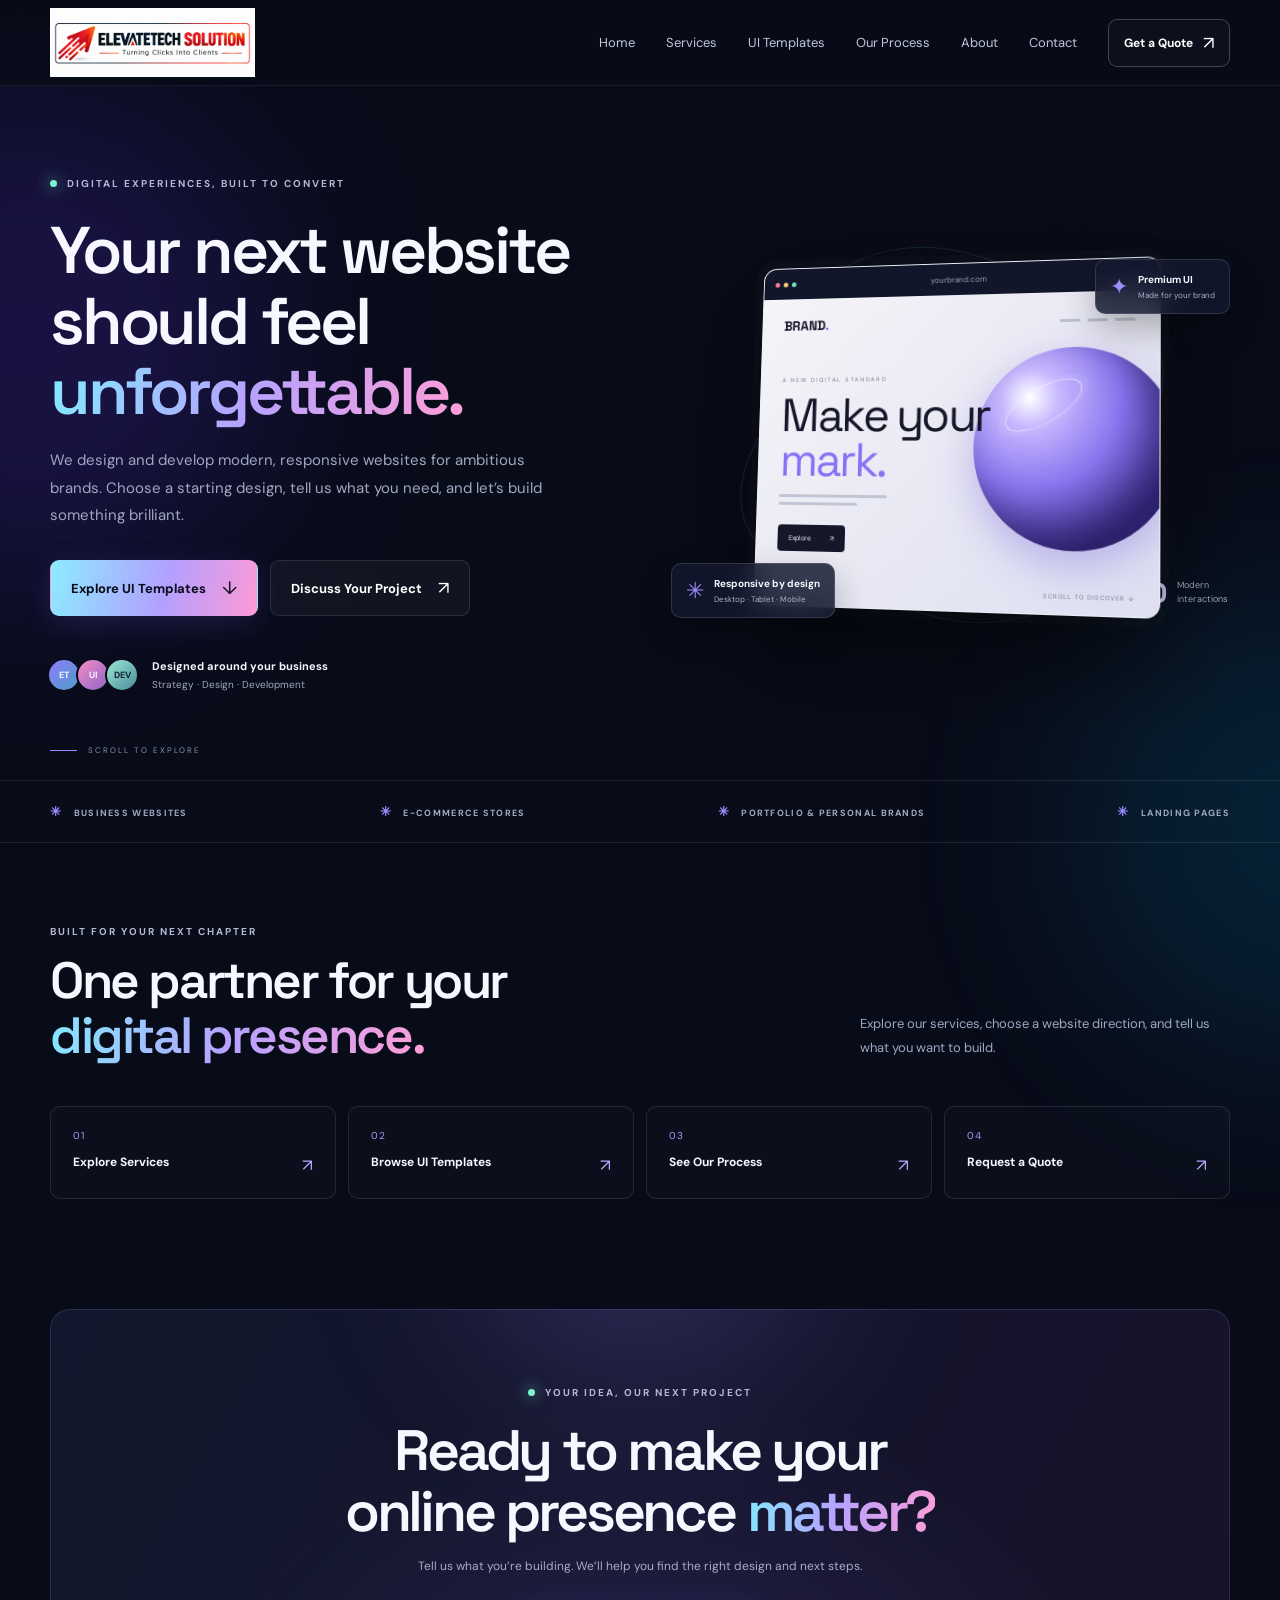
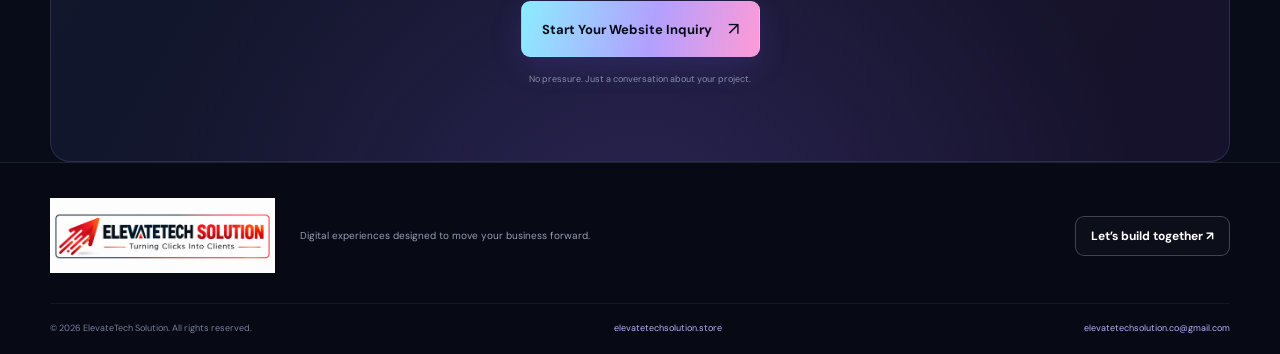
<file: ElevateTechSolution_Store/index.html>
<!doctype html>
<html lang="en">
<head>
<meta charset="utf-8"><meta name="viewport" content="width=device-width, initial-scale=1">
<meta name="theme-color" content="#080b18">
<meta name="description" content="ElevateTech Solution builds premium responsive websites, online stores, landing pages and custom digital experiences.">
<title>Home | ElevateTech Solution</title>
<link rel="preconnect" href="https://fonts.googleapis.com"><link rel="preconnect" href="https://fonts.gstatic.com" crossorigin>
<link href="https://fonts.googleapis.com/css2?family=DM+Sans:wght@400;500;600;700&family=Space+Grotesk:wght@400;500;600;700&display=swap" rel="stylesheet">
<link rel="stylesheet" href="styles.css">
</head>
<body class="protected-site">
<div class="ambient ambient-one"></div><div class="ambient ambient-two"></div>
<header class="site-header">
  <a class="brand" href="index.html" aria-label="ElevateTech Solution home"><img class="brand-logo" src="logo-landscape.png" alt="ElevateTech Solution — Turning Clicks Into Clients"></a>
  <button class="menu-toggle" id="menuToggle" aria-label="Toggle navigation" aria-expanded="false"><span></span><span></span><span></span></button>
  <nav class="nav-links" id="navLinks">
    <a href="index.html">Home</a><a href="services.html">Services</a><a href="templates.html">UI Templates</a><a href="process.html">Our Process</a><a href="about.html">About</a><a href="contact.html">Contact</a>
    <button class="button button-small button-outline" data-open-inquiry>Get a Quote <span>↗</span></button>
  </nav>
</header><main><section class="hero section-wrap" id="home">
      <div class="hero-copy">
        <div class="eyebrow"><span class="pulse-dot"></span> DIGITAL EXPERIENCES, BUILT TO CONVERT</div>
        <h1>Your next website<br>should feel <span class="gradient-text">unforgettable.</span></h1>
        <p class="hero-description">We design and develop modern, responsive websites for ambitious brands. Choose a starting design, tell us what you need, and let’s build something brilliant.</p>
        <div class="hero-actions"><a class="button button-primary" href="#templates">Explore UI Templates <span>↓</span></a><button class="button button-glass" data-open-inquiry>Discuss Your Project <span>↗</span></button></div>
        <div class="hero-proof"><div class="avatar-stack"><i>ET</i><i>UI</i><i>DEV</i></div><div><strong>Designed around your business</strong><small>Strategy · Design · Development</small></div></div>
      </div>
      <div class="hero-visual" aria-label="Abstract 3D website design preview">
        <div class="orbit orbit-a"></div><div class="orbit orbit-b"></div>
        <div class="floating-chip chip-top"><span class="chip-icon">✦</span><span><b>Premium UI</b><small>Made for your brand</small></span></div>
        <div class="browser-card">
          <div class="browser-top"><div class="browser-dots"><i></i><i></i><i></i></div><span>yourbrand.com</span><span class="browser-menu">•••</span></div>
          <div class="mock-site">
            <div class="mock-nav"><b>BRAND<span>.</span></b><div><i></i><i></i><i></i></div></div>
            <div class="mock-content"><div class="mock-label">A NEW DIGITAL STANDARD</div><div class="mock-headline">Make your<br><em>mark.</em></div><div class="mock-lines"><i></i><i></i></div><div class="mock-cta">Explore <span>↗</span></div></div>
            <div class="mock-sphere"></div><div class="mock-orb"></div><div class="mock-bottom"><span>01 — 04</span><span>SCROLL TO DISCOVER ↓</span></div>
          </div>
        </div>
        <div class="floating-chip chip-bottom"><span class="sparkle">✳</span><span><b>Responsive by design</b><small>Desktop · Tablet · Mobile</small></span></div>
        <div class="hero-stat"><strong>3D</strong><span>Modern<br>interactions</span></div>
      </div>
      <a class="scroll-note" href="#services"><span></span> SCROLL TO EXPLORE</a>
    </section><section class="trust-strip"><div><span>✳</span> BUSINESS WEBSITES</div><div><span>✳</span> E-COMMERCE STORES</div><div><span>✳</span> PORTFOLIO & PERSONAL BRANDS</div><div><span>✳</span> LANDING PAGES</div></section><section class="section-wrap home-intro"><div class="section-heading"><div><div class="eyebrow">BUILT FOR YOUR NEXT CHAPTER</div><h2>One partner for your<br><span class="gradient-text">digital presence.</span></h2></div><p>Explore our services, choose a website direction, and tell us what you want to build.</p></div><div class="home-link-grid"><a href="services.html"><span>01</span><b>Explore Services</b><i>↗</i></a><a href="templates.html"><span>02</span><b>Browse UI Templates</b><i>↗</i></a><a href="process.html"><span>03</span><b>See Our Process</b><i>↗</i></a><a href="contact.html"><span>04</span><b>Request a Quote</b><i>↗</i></a></div></section><section class="cta-section"><div class="cta-orb"></div><div class="cta-inner"><div class="eyebrow"><span class="pulse-dot"></span> YOUR IDEA, OUR NEXT PROJECT</div><h2>Ready to make your<br>online presence <span class="gradient-text">matter?</span></h2><p>Tell us what you’re building. We’ll help you find the right design and next steps.</p><button class="button button-primary" data-open-inquiry>Start Your Website Inquiry <span>↗</span></button><small>No pressure. Just a conversation about your project.</small></div></section></main><footer class="site-footer"><div class="footer-main"><a class="brand" href="index.html"><img class="brand-logo footer-logo" src="logo-landscape.png" alt="ElevateTech Solution — Turning Clicks Into Clients"></a><p>Digital experiences designed to move your business forward.</p><a class="button button-outline button-small" href="contact.html">Let’s build together ↗</a></div><div class="footer-bottom"><span>© <span id="year"></span> ElevateTech Solution. All rights reserved.</span><a href="https://elevatetechsolution.store">elevatetechsolution.store</a><a href="mailto:elevatetechsolution.co@gmail.com">elevatetechsolution.co@gmail.com</a></div></footer><div class="modal-backdrop" id="inquiryModal" aria-hidden="true">
    <section class="inquiry-modal" role="dialog" aria-modal="true" aria-labelledby="modalTitle">
      <button class="modal-close" id="modalClose" aria-label="Close inquiry form">×</button>
      <div class="modal-kicker"><span class="pulse-dot"></span> LET’S TALK ABOUT YOUR WEBSITE</div>
      <h2 id="modalTitle">Make your idea<br><span class="gradient-text">a real thing.</span></h2>
      <p class="modal-intro">Share a few details. We’ll prepare an email draft for your inquiry.</p>
      <form id="inquiryForm">
        <div class="form-row"><label>Your name<input name="name" required autocomplete="name" placeholder="Full name"></label><label>Phone / WhatsApp<input name="phone" required autocomplete="tel" placeholder="+91 00000 00000"></label></div>
        <label>Email address<input name="email" required type="email" autocomplete="email" placeholder="you@company.com"></label>
        <div class="form-row"><label>Website type<select name="type" required><option value="">Choose a type</option><option>Business website</option><option>E-commerce website</option><option>Portfolio website</option><option>Landing page</option><option>Web application</option><option>Other / not sure</option></select></label><label>Selected template<select name="template" id="templateSelect"><option value="Not selected">Choose a template (optional)</option><option>Nova Corporate</option><option>Forma Shop</option><option>Studio Mono</option><option>Orbit Launch</option><option>Ledger Finance</option><option>Sole Fashion</option><option>Frame Portfolio</option><option>Pulse Wellness</option><option>Custom design</option></select></label></div>
        <label>What do you need?<textarea name="details" rows="4" placeholder="Pages, features, references, timeline, or budget (optional)"></textarea></label>
        <button class="button button-primary submit-button" type="submit">Prepare Email Inquiry <span>↗</span></button>
        <p class="form-privacy">Submitting opens your email application with your details pre-filled. Nothing is sent automatically from this website.</p>
        <div class="form-success" id="formSuccess" role="status" hidden>Opening your email application… If it doesn’t open, email <a href="mailto:elevatetechsolution.co@gmail.com">elevatetechsolution.co@gmail.com</a>.</div>
      </form>
    </section>
  </div>
  <script src="app.js"></script><script src="protection.js"></script></body></html>
</file>
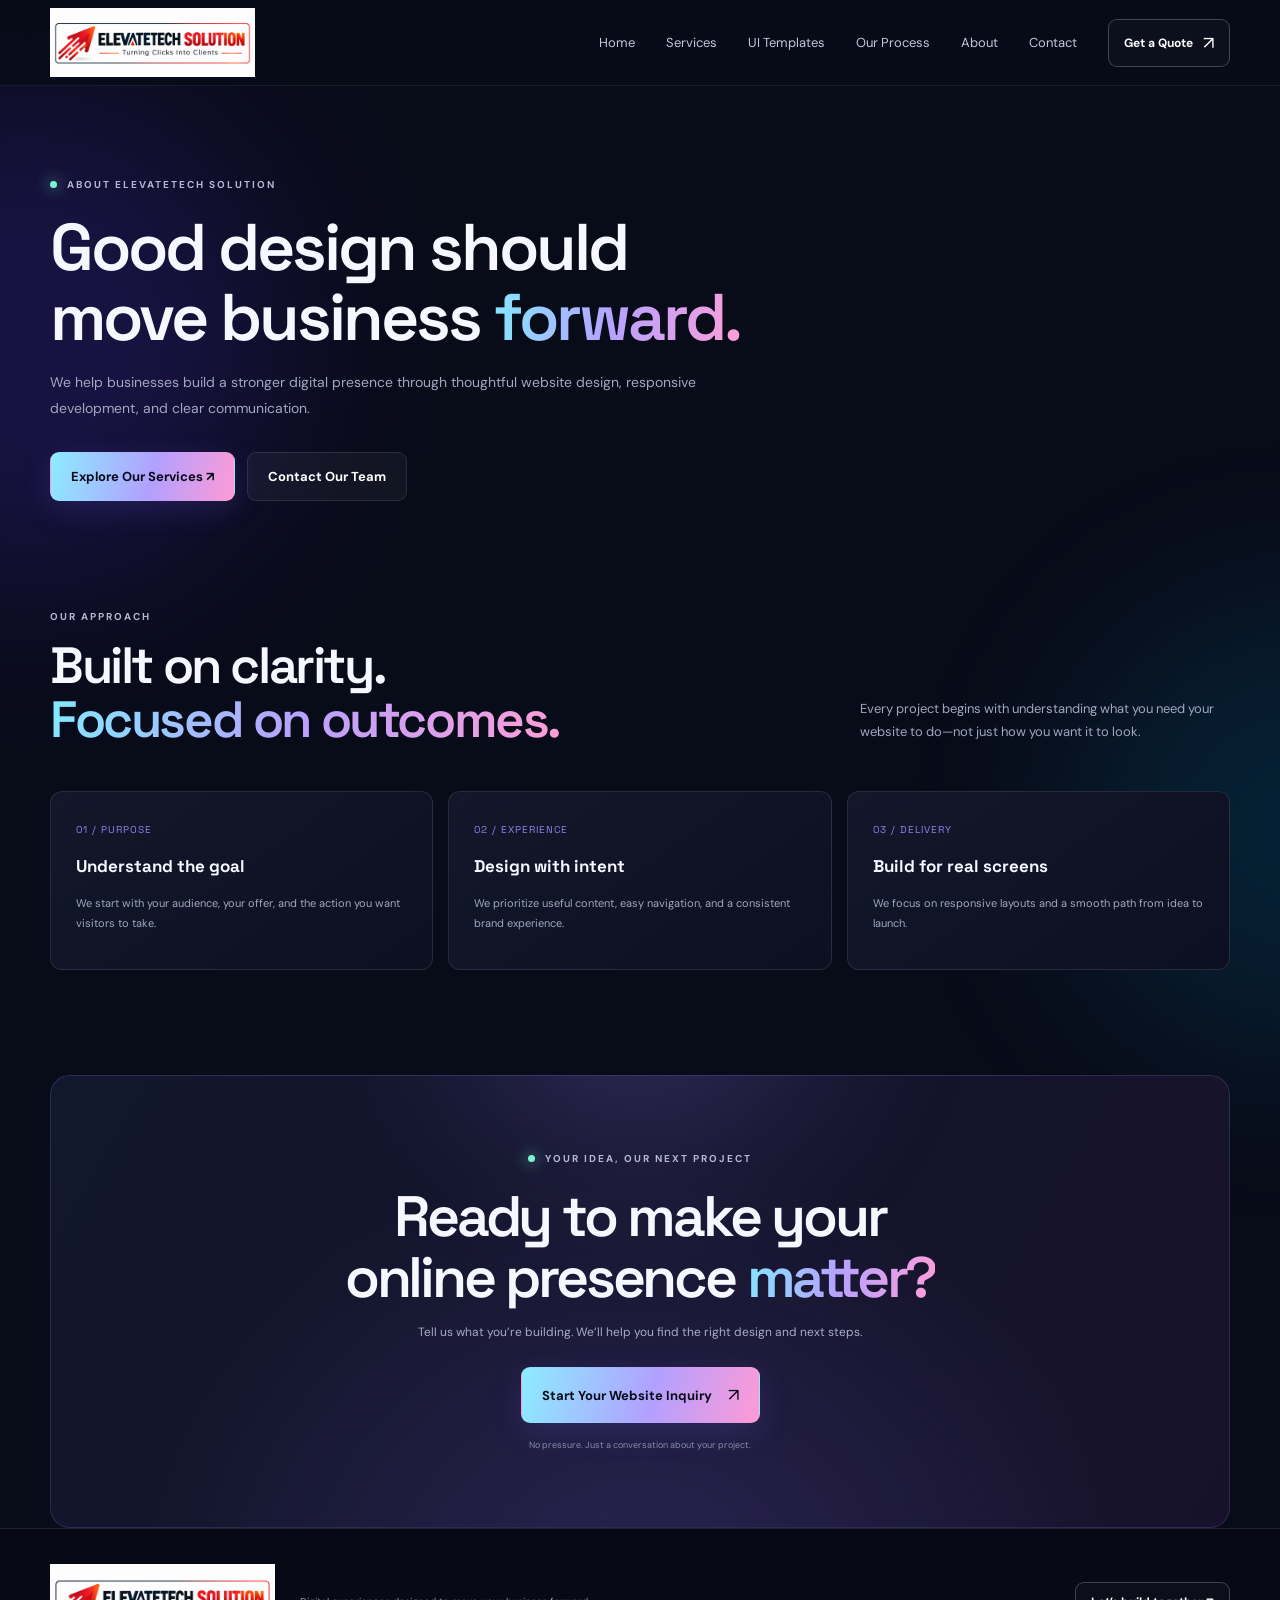
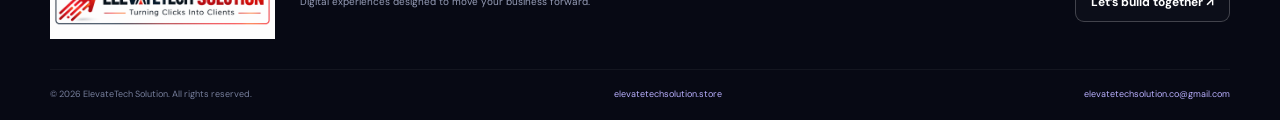
<file: ElevateTechSolution_Store/about.html>
<!doctype html>
<html lang="en">
<head>
<meta charset="utf-8"><meta name="viewport" content="width=device-width, initial-scale=1">
<meta name="theme-color" content="#080b18">
<meta name="description" content="ElevateTech Solution builds premium responsive websites, online stores, landing pages and custom digital experiences.">
<title>About | ElevateTech Solution</title>
<link rel="preconnect" href="https://fonts.googleapis.com"><link rel="preconnect" href="https://fonts.gstatic.com" crossorigin>
<link href="https://fonts.googleapis.com/css2?family=DM+Sans:wght@400;500;600;700&family=Space+Grotesk:wght@400;500;600;700&display=swap" rel="stylesheet">
<link rel="stylesheet" href="styles.css">
</head>
<body class="protected-site">
<div class="ambient ambient-one"></div><div class="ambient ambient-two"></div>
<header class="site-header">
  <a class="brand" href="index.html" aria-label="ElevateTech Solution home"><img class="brand-logo" src="logo-landscape.png" alt="ElevateTech Solution — Turning Clicks Into Clients"></a>
  <button class="menu-toggle" id="menuToggle" aria-label="Toggle navigation" aria-expanded="false"><span></span><span></span><span></span></button>
  <nav class="nav-links" id="navLinks">
    <a href="index.html">Home</a><a href="services.html">Services</a><a href="templates.html">UI Templates</a><a href="process.html">Our Process</a><a href="about.html">About</a><a href="contact.html">Contact</a>
    <button class="button button-small button-outline" data-open-inquiry>Get a Quote <span>↗</span></button>
  </nav>
</header><main><section class="inner-hero section-wrap"><div class="eyebrow"><span class="pulse-dot"></span> ABOUT ELEVATETECH SOLUTION</div><h1>Good design should<br>move business <span class="gradient-text">forward.</span></h1><p>We help businesses build a stronger digital presence through thoughtful website design, responsive development, and clear communication.</p><div class="hero-actions"><a class="button button-primary" href="services.html">Explore Our Services ↗</a><a class="button button-glass" href="contact.html">Contact Our Team</a></div></section><section class="section-wrap about-values"><div class="section-heading"><div><div class="eyebrow">OUR APPROACH</div><h2>Built on clarity.<br><span class="gradient-text">Focused on outcomes.</span></h2></div><p>Every project begins with understanding what you need your website to do—not just how you want it to look.</p></div><div class="expect-grid"><article><span class="process-no">01 / PURPOSE</span><h3>Understand the goal</h3><p>We start with your audience, your offer, and the action you want visitors to take.</p></article><article><span class="process-no">02 / EXPERIENCE</span><h3>Design with intent</h3><p>We prioritize useful content, easy navigation, and a consistent brand experience.</p></article><article><span class="process-no">03 / DELIVERY</span><h3>Build for real screens</h3><p>We focus on responsive layouts and a smooth path from idea to launch.</p></article></div></section><section class="cta-section"><div class="cta-orb"></div><div class="cta-inner"><div class="eyebrow"><span class="pulse-dot"></span> YOUR IDEA, OUR NEXT PROJECT</div><h2>Ready to make your<br>online presence <span class="gradient-text">matter?</span></h2><p>Tell us what you’re building. We’ll help you find the right design and next steps.</p><button class="button button-primary" data-open-inquiry>Start Your Website Inquiry <span>↗</span></button><small>No pressure. Just a conversation about your project.</small></div></section></main><footer class="site-footer"><div class="footer-main"><a class="brand" href="index.html"><img class="brand-logo footer-logo" src="logo-landscape.png" alt="ElevateTech Solution — Turning Clicks Into Clients"></a><p>Digital experiences designed to move your business forward.</p><a class="button button-outline button-small" href="contact.html">Let’s build together ↗</a></div><div class="footer-bottom"><span>© <span id="year"></span> ElevateTech Solution. All rights reserved.</span><a href="https://elevatetechsolution.store">elevatetechsolution.store</a><a href="mailto:elevatetechsolution.co@gmail.com">elevatetechsolution.co@gmail.com</a></div></footer><div class="modal-backdrop" id="inquiryModal" aria-hidden="true">
    <section class="inquiry-modal" role="dialog" aria-modal="true" aria-labelledby="modalTitle">
      <button class="modal-close" id="modalClose" aria-label="Close inquiry form">×</button>
      <div class="modal-kicker"><span class="pulse-dot"></span> LET’S TALK ABOUT YOUR WEBSITE</div>
      <h2 id="modalTitle">Make your idea<br><span class="gradient-text">a real thing.</span></h2>
      <p class="modal-intro">Share a few details. We’ll prepare an email draft for your inquiry.</p>
      <form id="inquiryForm">
        <div class="form-row"><label>Your name<input name="name" required autocomplete="name" placeholder="Full name"></label><label>Phone / WhatsApp<input name="phone" required autocomplete="tel" placeholder="+91 00000 00000"></label></div>
        <label>Email address<input name="email" required type="email" autocomplete="email" placeholder="you@company.com"></label>
        <div class="form-row"><label>Website type<select name="type" required><option value="">Choose a type</option><option>Business website</option><option>E-commerce website</option><option>Portfolio website</option><option>Landing page</option><option>Web application</option><option>Other / not sure</option></select></label><label>Selected template<select name="template" id="templateSelect"><option value="Not selected">Choose a template (optional)</option><option>Nova Corporate</option><option>Forma Shop</option><option>Studio Mono</option><option>Orbit Launch</option><option>Ledger Finance</option><option>Sole Fashion</option><option>Frame Portfolio</option><option>Pulse Wellness</option><option>Custom design</option></select></label></div>
        <label>What do you need?<textarea name="details" rows="4" placeholder="Pages, features, references, timeline, or budget (optional)"></textarea></label>
        <button class="button button-primary submit-button" type="submit">Prepare Email Inquiry <span>↗</span></button>
        <p class="form-privacy">Submitting opens your email application with your details pre-filled. Nothing is sent automatically from this website.</p>
        <div class="form-success" id="formSuccess" role="status" hidden>Opening your email application… If it doesn’t open, email <a href="mailto:elevatetechsolution.co@gmail.com">elevatetechsolution.co@gmail.com</a>.</div>
      </form>
    </section>
  </div>
  <script src="app.js"></script><script src="protection.js"></script></body></html>
</file>
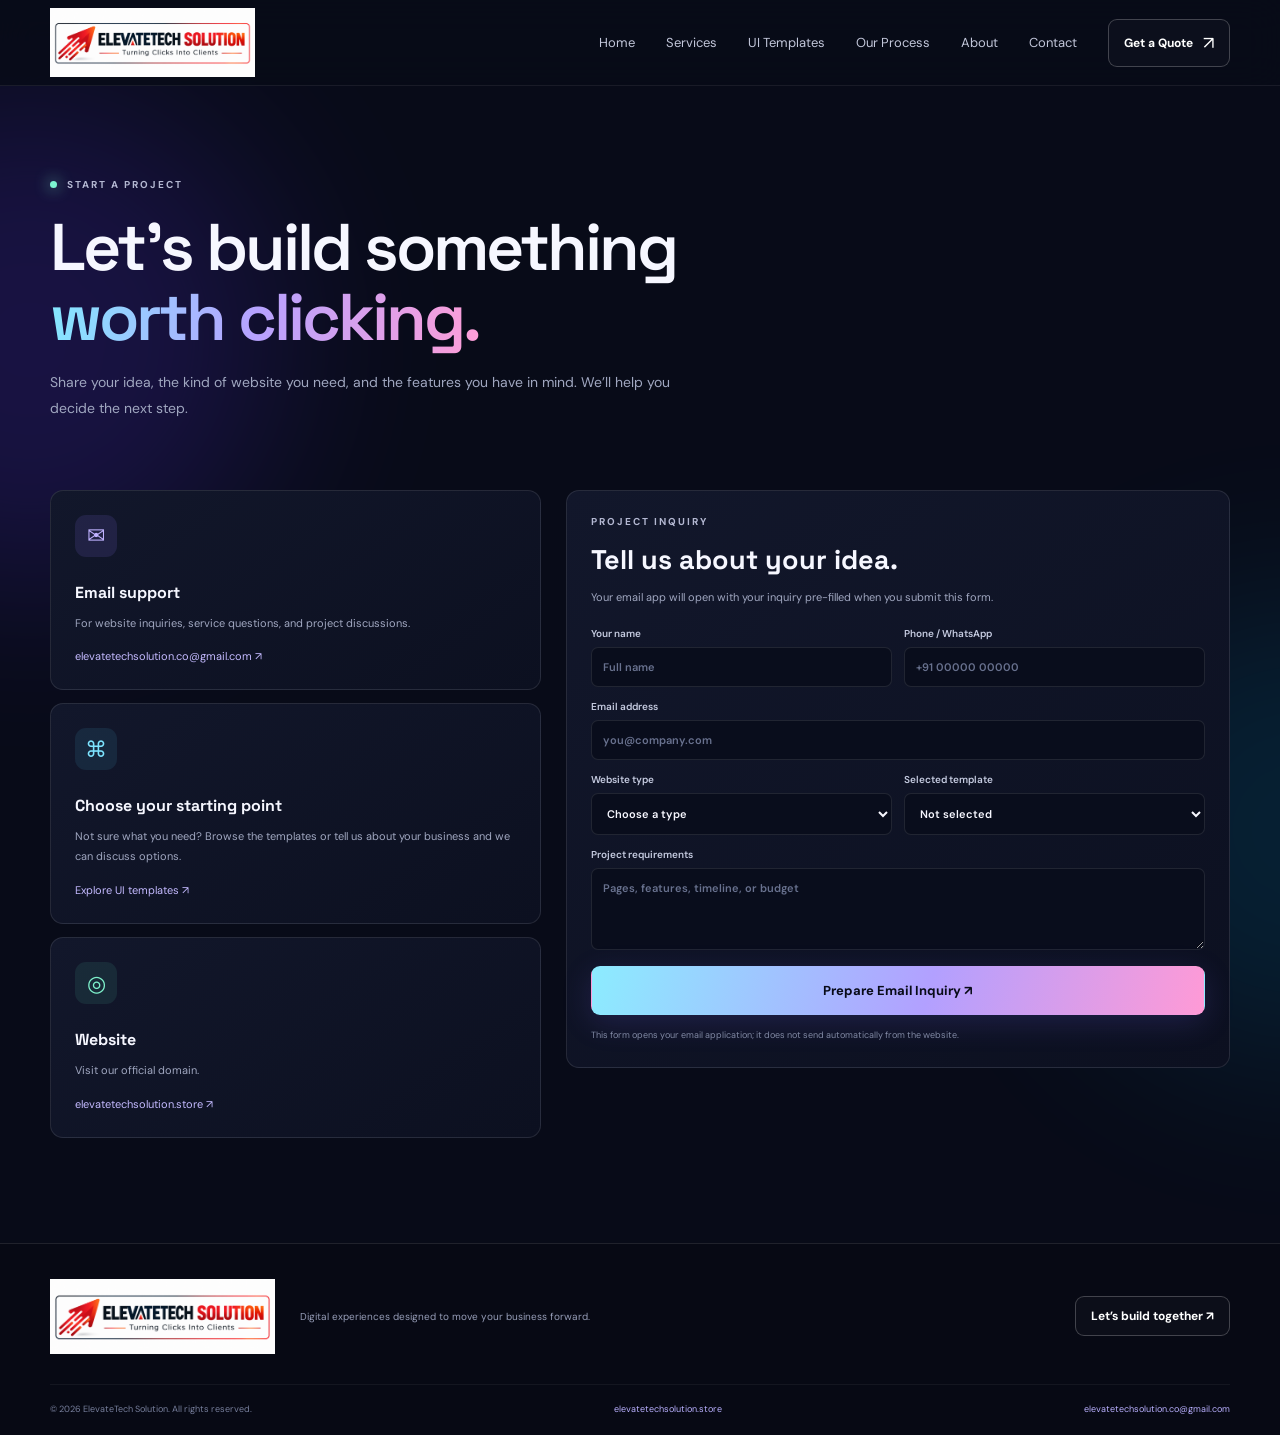
<file: ElevateTechSolution_Store/contact.html>
<!doctype html>
<html lang="en">
<head>
<meta charset="utf-8"><meta name="viewport" content="width=device-width, initial-scale=1">
<meta name="theme-color" content="#080b18">
<meta name="description" content="ElevateTech Solution builds premium responsive websites, online stores, landing pages and custom digital experiences.">
<title>Contact | ElevateTech Solution</title>
<link rel="preconnect" href="https://fonts.googleapis.com"><link rel="preconnect" href="https://fonts.gstatic.com" crossorigin>
<link href="https://fonts.googleapis.com/css2?family=DM+Sans:wght@400;500;600;700&family=Space+Grotesk:wght@400;500;600;700&display=swap" rel="stylesheet">
<link rel="stylesheet" href="styles.css">
</head>
<body class="protected-site">
<div class="ambient ambient-one"></div><div class="ambient ambient-two"></div>
<header class="site-header">
  <a class="brand" href="index.html" aria-label="ElevateTech Solution home"><img class="brand-logo" src="logo-landscape.png" alt="ElevateTech Solution — Turning Clicks Into Clients"></a>
  <button class="menu-toggle" id="menuToggle" aria-label="Toggle navigation" aria-expanded="false"><span></span><span></span><span></span></button>
  <nav class="nav-links" id="navLinks">
    <a href="index.html">Home</a><a href="services.html">Services</a><a href="templates.html">UI Templates</a><a href="process.html">Our Process</a><a href="about.html">About</a><a href="contact.html">Contact</a>
    <button class="button button-small button-outline" data-open-inquiry>Get a Quote <span>↗</span></button>
  </nav>
</header><main><section class="inner-hero section-wrap"><div class="eyebrow"><span class="pulse-dot"></span> START A PROJECT</div><h1>Let’s build something<br><span class="gradient-text">worth clicking.</span></h1><p>Share your idea, the kind of website you need, and the features you have in mind. We’ll help you decide the next step.</p></section><section class="section-wrap contact-layout"><div class="contact-info"><div class="contact-info-card"><span class="service-icon purple">✉</span><h3>Email support</h3><p>For website inquiries, service questions, and project discussions.</p><a href="mailto:elevatetechsolution.co@gmail.com">elevatetechsolution.co@gmail.com ↗</a></div><div class="contact-info-card"><span class="service-icon blue">⌘</span><h3>Choose your starting point</h3><p>Not sure what you need? Browse the templates or tell us about your business and we can discuss options.</p><a href="templates.html">Explore UI templates ↗</a></div><div class="contact-info-card"><span class="service-icon mint">◎</span><h3>Website</h3><p>Visit our official domain.</p><a href="https://elevatetechsolution.store">elevatetechsolution.store ↗</a></div></div><div class="contact-form-card"><div class="eyebrow">PROJECT INQUIRY</div><h2>Tell us about your idea.</h2><p>Your email app will open with your inquiry pre-filled when you submit this form.</p><form id="inquiryForm"><div class="form-row"><label>Your name<input name="name" required autocomplete="name" placeholder="Full name"></label><label>Phone / WhatsApp<input name="phone" required autocomplete="tel" placeholder="+91 00000 00000"></label></div><label>Email address<input name="email" type="email" required autocomplete="email" placeholder="you@company.com"></label><div class="form-row"><label>Website type<select name="type" required><option value="">Choose a type</option><option>Business website</option><option>E-commerce website</option><option>Portfolio website</option><option>Landing page</option><option>Web application</option><option>Other / not sure</option></select></label><label>Selected template<select name="template" id="templateSelect"><option value="Not selected">Not selected</option><option>Nova Corporate</option><option>Forma Shop</option><option>Studio Mono</option><option>Orbit Launch</option><option>Ledger Finance</option><option>Sole Fashion</option><option>Frame Portfolio</option><option>Pulse Wellness</option><option>Custom design</option></select></label></div><label>Project requirements<textarea name="details" rows="4" placeholder="Pages, features, timeline, or budget"></textarea></label><button class="button button-primary submit-button" type="submit">Prepare Email Inquiry ↗</button><p class="form-privacy">This form opens your email application; it does not send automatically from the website.</p><div class="form-success" id="formSuccess" role="status" hidden>Email app opening… If it does not open, email <a href="mailto:elevatetechsolution.co@gmail.com">elevatetechsolution.co@gmail.com</a>.</div></form></div></section></main><footer class="site-footer"><div class="footer-main"><a class="brand" href="index.html"><img class="brand-logo footer-logo" src="logo-landscape.png" alt="ElevateTech Solution — Turning Clicks Into Clients"></a><p>Digital experiences designed to move your business forward.</p><a class="button button-outline button-small" href="contact.html">Let’s build together ↗</a></div><div class="footer-bottom"><span>© <span id="year"></span> ElevateTech Solution. All rights reserved.</span><a href="https://elevatetechsolution.store">elevatetechsolution.store</a><a href="mailto:elevatetechsolution.co@gmail.com">elevatetechsolution.co@gmail.com</a></div></footer><script src="app.js"></script><script src="protection.js"></script></body></html>
</file>
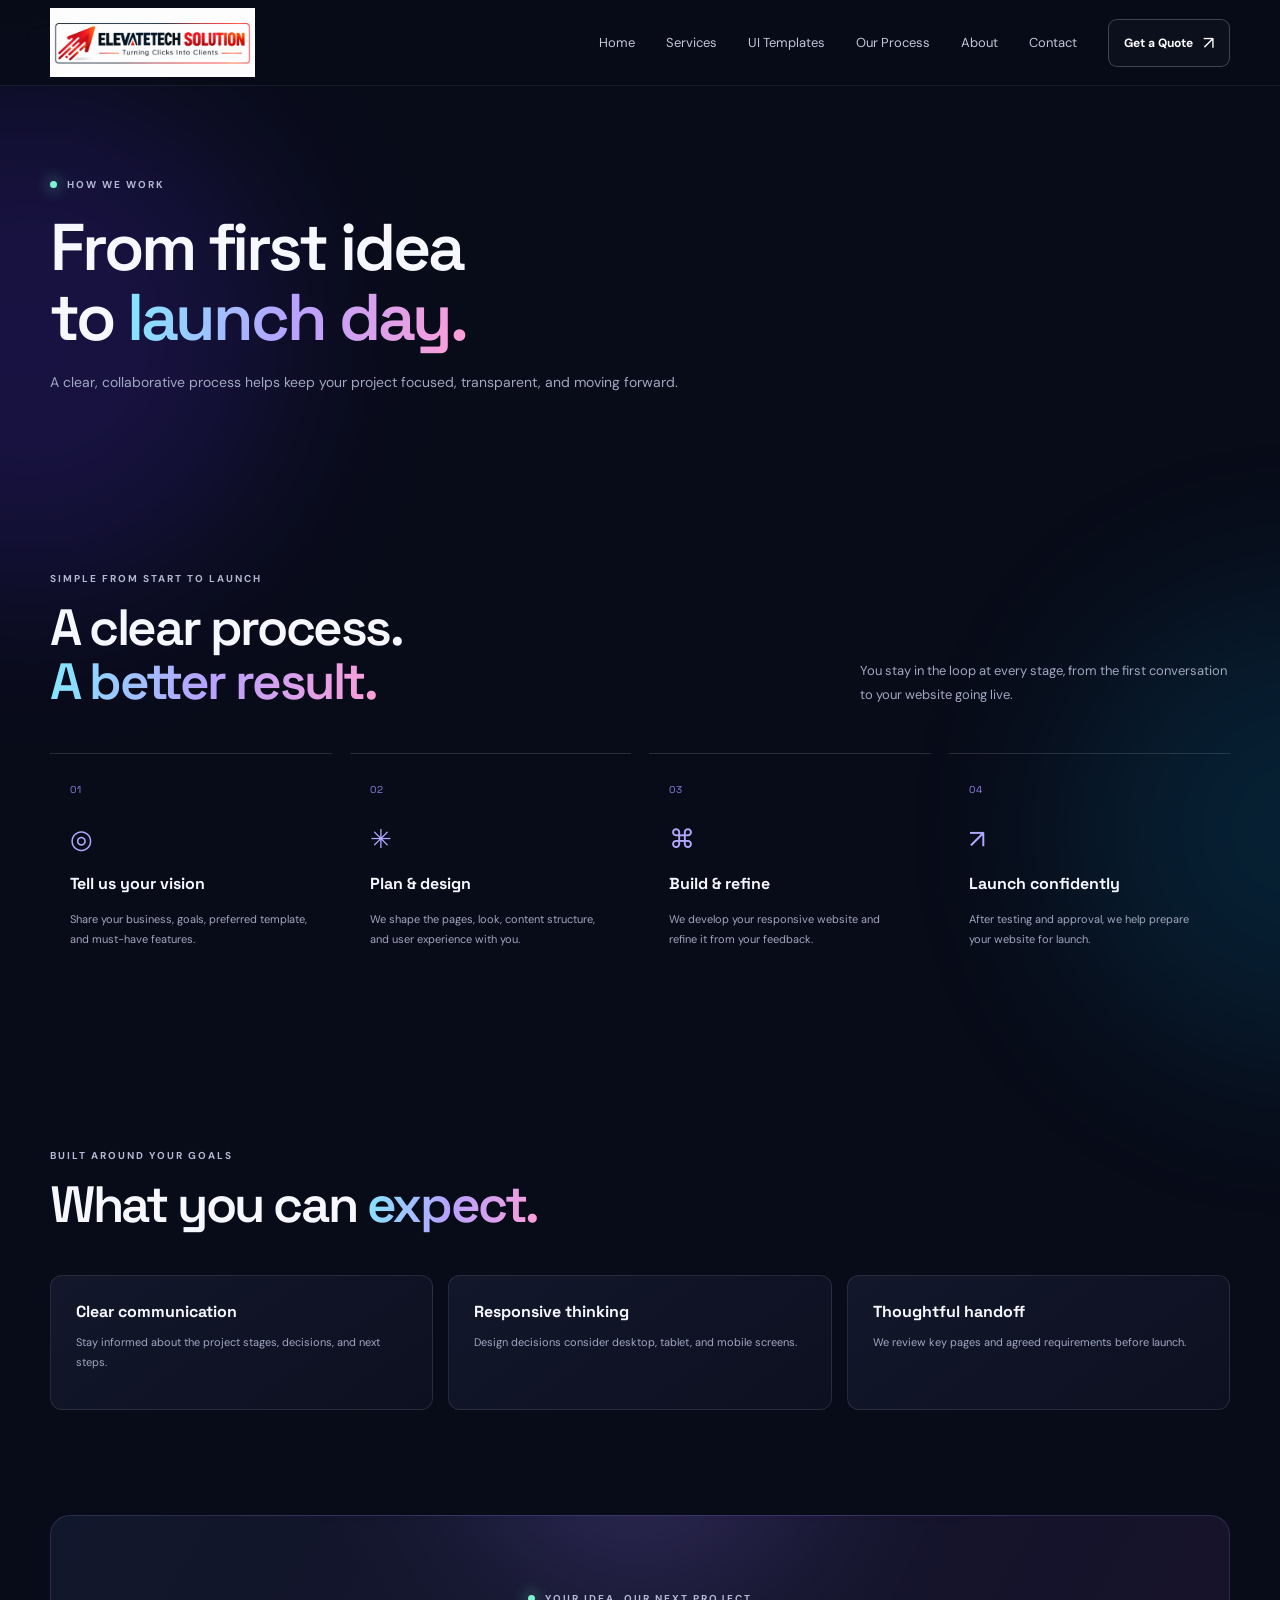
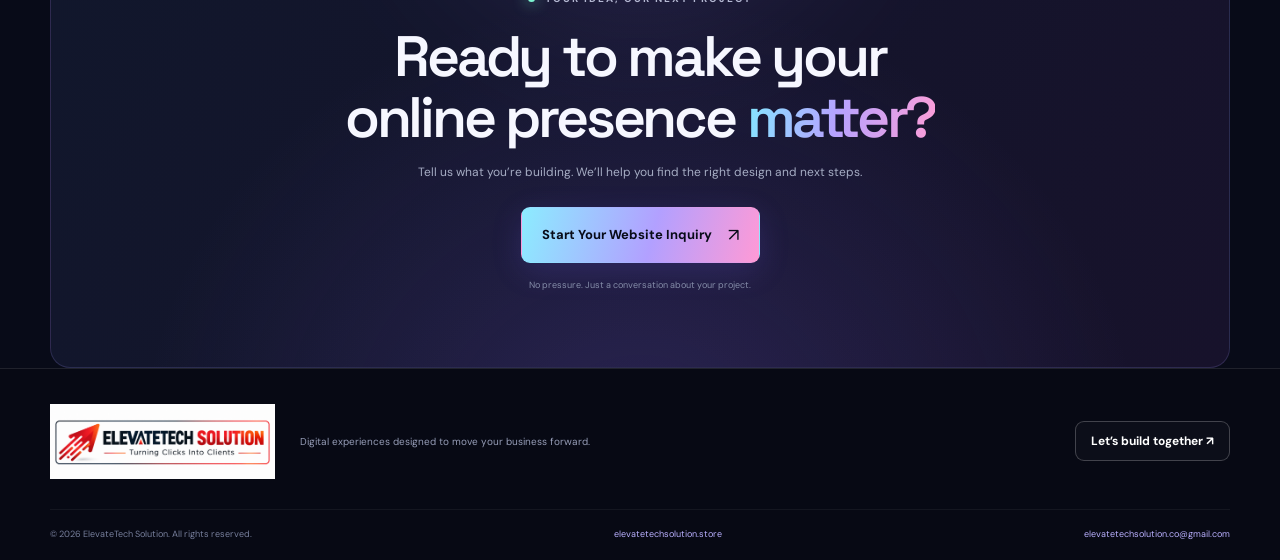
<file: ElevateTechSolution_Store/process.html>
<!doctype html>
<html lang="en">
<head>
<meta charset="utf-8"><meta name="viewport" content="width=device-width, initial-scale=1">
<meta name="theme-color" content="#080b18">
<meta name="description" content="ElevateTech Solution builds premium responsive websites, online stores, landing pages and custom digital experiences.">
<title>Our Process | ElevateTech Solution</title>
<link rel="preconnect" href="https://fonts.googleapis.com"><link rel="preconnect" href="https://fonts.gstatic.com" crossorigin>
<link href="https://fonts.googleapis.com/css2?family=DM+Sans:wght@400;500;600;700&family=Space+Grotesk:wght@400;500;600;700&display=swap" rel="stylesheet">
<link rel="stylesheet" href="styles.css">
</head>
<body class="protected-site">
<div class="ambient ambient-one"></div><div class="ambient ambient-two"></div>
<header class="site-header">
  <a class="brand" href="index.html" aria-label="ElevateTech Solution home"><img class="brand-logo" src="logo-landscape.png" alt="ElevateTech Solution — Turning Clicks Into Clients"></a>
  <button class="menu-toggle" id="menuToggle" aria-label="Toggle navigation" aria-expanded="false"><span></span><span></span><span></span></button>
  <nav class="nav-links" id="navLinks">
    <a href="index.html">Home</a><a href="services.html">Services</a><a href="templates.html">UI Templates</a><a href="process.html">Our Process</a><a href="about.html">About</a><a href="contact.html">Contact</a>
    <button class="button button-small button-outline" data-open-inquiry>Get a Quote <span>↗</span></button>
  </nav>
</header><main><section class="inner-hero section-wrap"><div class="eyebrow"><span class="pulse-dot"></span> HOW WE WORK</div><h1>From first idea<br>to <span class="gradient-text">launch day.</span></h1><p>A clear, collaborative process helps keep your project focused, transparent, and moving forward.</p></section><section class="section-wrap process-section" id="process"><div class="section-heading"><div><div class="eyebrow">SIMPLE FROM START TO LAUNCH</div><h2>A clear process.<br><span class="gradient-text">A better result.</span></h2></div><p>You stay in the loop at every stage, from the first conversation to your website going live.</p></div><div class="process-grid"><article><span class="process-no">01</span><div class="process-icon">◎</div><h3>Tell us your vision</h3><p>Share your business, goals, preferred template, and must-have features.</p></article><article><span class="process-no">02</span><div class="process-icon">✳</div><h3>Plan & design</h3><p>We shape the pages, look, content structure, and user experience with you.</p></article><article><span class="process-no">03</span><div class="process-icon">⌘</div><h3>Build & refine</h3><p>We develop your responsive website and refine it from your feedback.</p></article><article><span class="process-no">04</span><div class="process-icon">↗</div><h3>Launch confidently</h3><p>After testing and approval, we help prepare your website for launch.</p></article></div></section><section class="section-wrap process-extra"><div class="section-heading"><div><div class="eyebrow">BUILT AROUND YOUR GOALS</div><h2>What you can <span class="gradient-text">expect.</span></h2></div></div><div class="expect-grid"><article><b>Clear communication</b><p>Stay informed about the project stages, decisions, and next steps.</p></article><article><b>Responsive thinking</b><p>Design decisions consider desktop, tablet, and mobile screens.</p></article><article><b>Thoughtful handoff</b><p>We review key pages and agreed requirements before launch.</p></article></div></section><section class="cta-section"><div class="cta-orb"></div><div class="cta-inner"><div class="eyebrow"><span class="pulse-dot"></span> YOUR IDEA, OUR NEXT PROJECT</div><h2>Ready to make your<br>online presence <span class="gradient-text">matter?</span></h2><p>Tell us what you’re building. We’ll help you find the right design and next steps.</p><button class="button button-primary" data-open-inquiry>Start Your Website Inquiry <span>↗</span></button><small>No pressure. Just a conversation about your project.</small></div></section></main><footer class="site-footer"><div class="footer-main"><a class="brand" href="index.html"><img class="brand-logo footer-logo" src="logo-landscape.png" alt="ElevateTech Solution — Turning Clicks Into Clients"></a><p>Digital experiences designed to move your business forward.</p><a class="button button-outline button-small" href="contact.html">Let’s build together ↗</a></div><div class="footer-bottom"><span>© <span id="year"></span> ElevateTech Solution. All rights reserved.</span><a href="https://elevatetechsolution.store">elevatetechsolution.store</a><a href="mailto:elevatetechsolution.co@gmail.com">elevatetechsolution.co@gmail.com</a></div></footer><div class="modal-backdrop" id="inquiryModal" aria-hidden="true">
    <section class="inquiry-modal" role="dialog" aria-modal="true" aria-labelledby="modalTitle">
      <button class="modal-close" id="modalClose" aria-label="Close inquiry form">×</button>
      <div class="modal-kicker"><span class="pulse-dot"></span> LET’S TALK ABOUT YOUR WEBSITE</div>
      <h2 id="modalTitle">Make your idea<br><span class="gradient-text">a real thing.</span></h2>
      <p class="modal-intro">Share a few details. We’ll prepare an email draft for your inquiry.</p>
      <form id="inquiryForm">
        <div class="form-row"><label>Your name<input name="name" required autocomplete="name" placeholder="Full name"></label><label>Phone / WhatsApp<input name="phone" required autocomplete="tel" placeholder="+91 00000 00000"></label></div>
        <label>Email address<input name="email" required type="email" autocomplete="email" placeholder="you@company.com"></label>
        <div class="form-row"><label>Website type<select name="type" required><option value="">Choose a type</option><option>Business website</option><option>E-commerce website</option><option>Portfolio website</option><option>Landing page</option><option>Web application</option><option>Other / not sure</option></select></label><label>Selected template<select name="template" id="templateSelect"><option value="Not selected">Choose a template (optional)</option><option>Nova Corporate</option><option>Forma Shop</option><option>Studio Mono</option><option>Orbit Launch</option><option>Ledger Finance</option><option>Sole Fashion</option><option>Frame Portfolio</option><option>Pulse Wellness</option><option>Custom design</option></select></label></div>
        <label>What do you need?<textarea name="details" rows="4" placeholder="Pages, features, references, timeline, or budget (optional)"></textarea></label>
        <button class="button button-primary submit-button" type="submit">Prepare Email Inquiry <span>↗</span></button>
        <p class="form-privacy">Submitting opens your email application with your details pre-filled. Nothing is sent automatically from this website.</p>
        <div class="form-success" id="formSuccess" role="status" hidden>Opening your email application… If it doesn’t open, email <a href="mailto:elevatetechsolution.co@gmail.com">elevatetechsolution.co@gmail.com</a>.</div>
      </form>
    </section>
  </div>
  <script src="app.js"></script><script src="protection.js"></script></body></html>
</file>
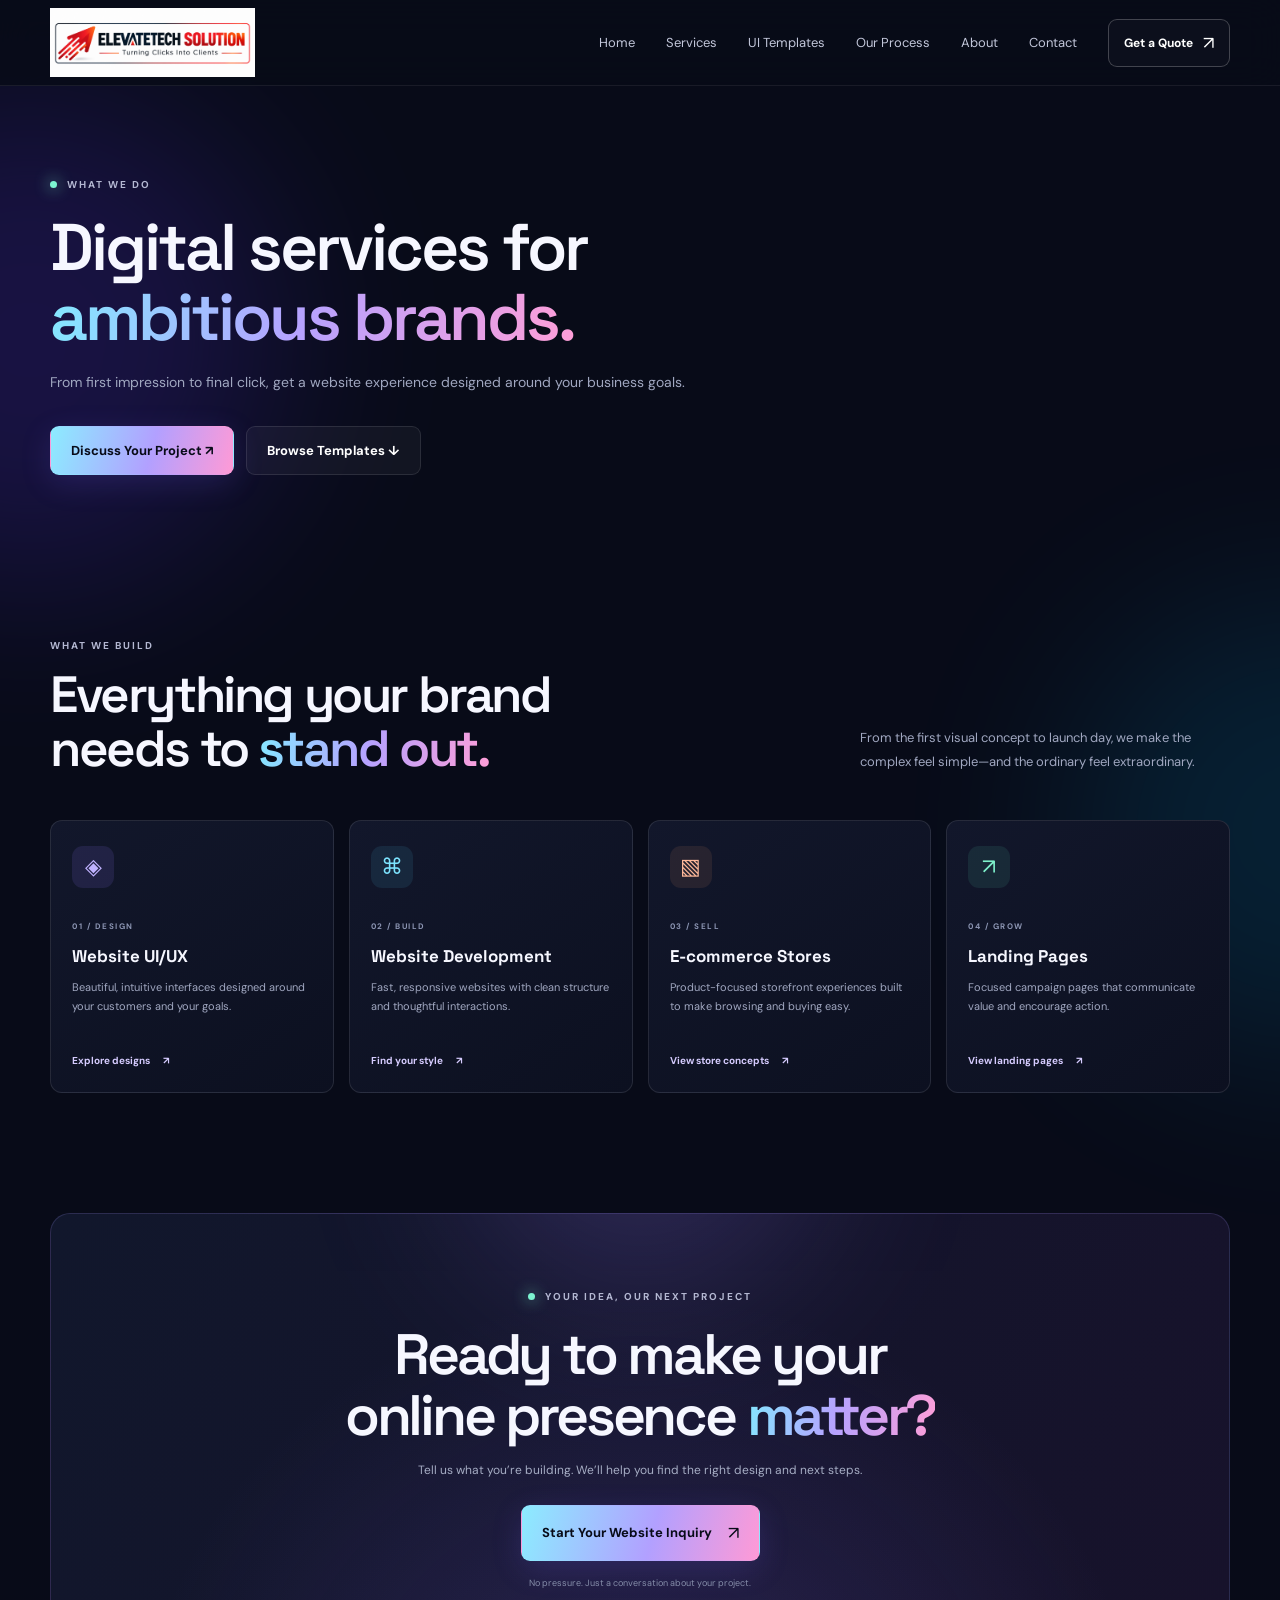
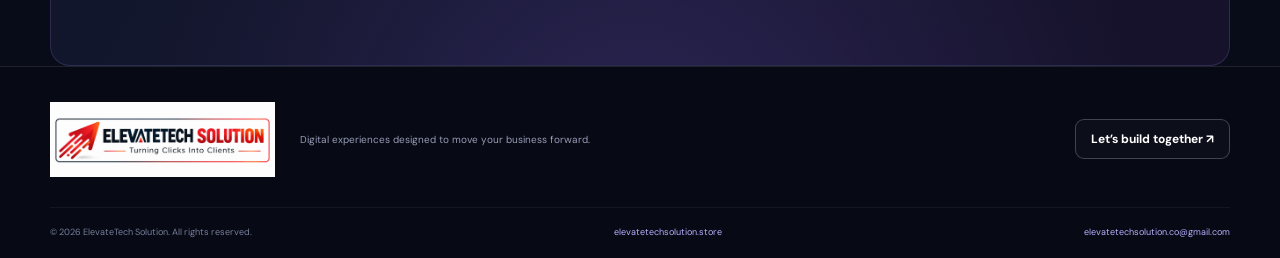
<file: ElevateTechSolution_Store/services.html>
<!doctype html>
<html lang="en">
<head>
<meta charset="utf-8"><meta name="viewport" content="width=device-width, initial-scale=1">
<meta name="theme-color" content="#080b18">
<meta name="description" content="ElevateTech Solution builds premium responsive websites, online stores, landing pages and custom digital experiences.">
<title>Services | ElevateTech Solution</title>
<link rel="preconnect" href="https://fonts.googleapis.com"><link rel="preconnect" href="https://fonts.gstatic.com" crossorigin>
<link href="https://fonts.googleapis.com/css2?family=DM+Sans:wght@400;500;600;700&family=Space+Grotesk:wght@400;500;600;700&display=swap" rel="stylesheet">
<link rel="stylesheet" href="styles.css">
</head>
<body class="protected-site">
<div class="ambient ambient-one"></div><div class="ambient ambient-two"></div>
<header class="site-header">
  <a class="brand" href="index.html" aria-label="ElevateTech Solution home"><img class="brand-logo" src="logo-landscape.png" alt="ElevateTech Solution — Turning Clicks Into Clients"></a>
  <button class="menu-toggle" id="menuToggle" aria-label="Toggle navigation" aria-expanded="false"><span></span><span></span><span></span></button>
  <nav class="nav-links" id="navLinks">
    <a href="index.html">Home</a><a href="services.html">Services</a><a href="templates.html">UI Templates</a><a href="process.html">Our Process</a><a href="about.html">About</a><a href="contact.html">Contact</a>
    <button class="button button-small button-outline" data-open-inquiry>Get a Quote <span>↗</span></button>
  </nav>
</header><main><section class="inner-hero section-wrap"><div class="eyebrow"><span class="pulse-dot"></span> WHAT WE DO</div><h1>Digital services for<br><span class="gradient-text">ambitious brands.</span></h1><p>From first impression to final click, get a website experience designed around your business goals.</p><div class="hero-actions"><button class="button button-primary" data-open-inquiry>Discuss Your Project ↗</button><a class="button button-glass" href="templates.html">Browse Templates ↓</a></div></section><section class="section-wrap services-section" id="services">
      <div class="section-heading"><div><div class="eyebrow">WHAT WE BUILD</div><h2>Everything your brand<br>needs to <span class="gradient-text">stand out.</span></h2></div><p>From the first visual concept to launch day, we make the complex feel simple—and the ordinary feel extraordinary.</p></div>
      <div class="service-grid">
        <article class="service-card"><div class="service-icon purple">◈</div><span class="service-number">01 / DESIGN</span><h3>Website UI/UX</h3><p>Beautiful, intuitive interfaces designed around your customers and your goals.</p><a href="#templates">Explore designs <span>↗</span></a><div class="card-glow"></div></article>
        <article class="service-card"><div class="service-icon blue">⌘</div><span class="service-number">02 / BUILD</span><h3>Website Development</h3><p>Fast, responsive websites with clean structure and thoughtful interactions.</p><a href="#templates">Find your style <span>↗</span></a><div class="card-glow"></div></article>
        <article class="service-card"><div class="service-icon orange">▧</div><span class="service-number">03 / SELL</span><h3>E-commerce Stores</h3><p>Product-focused storefront experiences built to make browsing and buying easy.</p><a href="#templates">View store concepts <span>↗</span></a><div class="card-glow"></div></article>
        <article class="service-card"><div class="service-icon mint">↗</div><span class="service-number">04 / GROW</span><h3>Landing Pages</h3><p>Focused campaign pages that communicate value and encourage action.</p><a href="#templates">View landing pages <span>↗</span></a><div class="card-glow"></div></article>
      </div>
    </section><section class="cta-section"><div class="cta-orb"></div><div class="cta-inner"><div class="eyebrow"><span class="pulse-dot"></span> YOUR IDEA, OUR NEXT PROJECT</div><h2>Ready to make your<br>online presence <span class="gradient-text">matter?</span></h2><p>Tell us what you’re building. We’ll help you find the right design and next steps.</p><button class="button button-primary" data-open-inquiry>Start Your Website Inquiry <span>↗</span></button><small>No pressure. Just a conversation about your project.</small></div></section></main><footer class="site-footer"><div class="footer-main"><a class="brand" href="index.html"><img class="brand-logo footer-logo" src="logo-landscape.png" alt="ElevateTech Solution — Turning Clicks Into Clients"></a><p>Digital experiences designed to move your business forward.</p><a class="button button-outline button-small" href="contact.html">Let’s build together ↗</a></div><div class="footer-bottom"><span>© <span id="year"></span> ElevateTech Solution. All rights reserved.</span><a href="https://elevatetechsolution.store">elevatetechsolution.store</a><a href="mailto:elevatetechsolution.co@gmail.com">elevatetechsolution.co@gmail.com</a></div></footer><div class="modal-backdrop" id="inquiryModal" aria-hidden="true">
    <section class="inquiry-modal" role="dialog" aria-modal="true" aria-labelledby="modalTitle">
      <button class="modal-close" id="modalClose" aria-label="Close inquiry form">×</button>
      <div class="modal-kicker"><span class="pulse-dot"></span> LET’S TALK ABOUT YOUR WEBSITE</div>
      <h2 id="modalTitle">Make your idea<br><span class="gradient-text">a real thing.</span></h2>
      <p class="modal-intro">Share a few details. We’ll prepare an email draft for your inquiry.</p>
      <form id="inquiryForm">
        <div class="form-row"><label>Your name<input name="name" required autocomplete="name" placeholder="Full name"></label><label>Phone / WhatsApp<input name="phone" required autocomplete="tel" placeholder="+91 00000 00000"></label></div>
        <label>Email address<input name="email" required type="email" autocomplete="email" placeholder="you@company.com"></label>
        <div class="form-row"><label>Website type<select name="type" required><option value="">Choose a type</option><option>Business website</option><option>E-commerce website</option><option>Portfolio website</option><option>Landing page</option><option>Web application</option><option>Other / not sure</option></select></label><label>Selected template<select name="template" id="templateSelect"><option value="Not selected">Choose a template (optional)</option><option>Nova Corporate</option><option>Forma Shop</option><option>Studio Mono</option><option>Orbit Launch</option><option>Ledger Finance</option><option>Sole Fashion</option><option>Frame Portfolio</option><option>Pulse Wellness</option><option>Custom design</option></select></label></div>
        <label>What do you need?<textarea name="details" rows="4" placeholder="Pages, features, references, timeline, or budget (optional)"></textarea></label>
        <button class="button button-primary submit-button" type="submit">Prepare Email Inquiry <span>↗</span></button>
        <p class="form-privacy">Submitting opens your email application with your details pre-filled. Nothing is sent automatically from this website.</p>
        <div class="form-success" id="formSuccess" role="status" hidden>Opening your email application… If it doesn’t open, email <a href="mailto:elevatetechsolution.co@gmail.com">elevatetechsolution.co@gmail.com</a>.</div>
      </form>
    </section>
  </div>
  <script src="app.js"></script><script src="protection.js"></script></body></html>
</file>
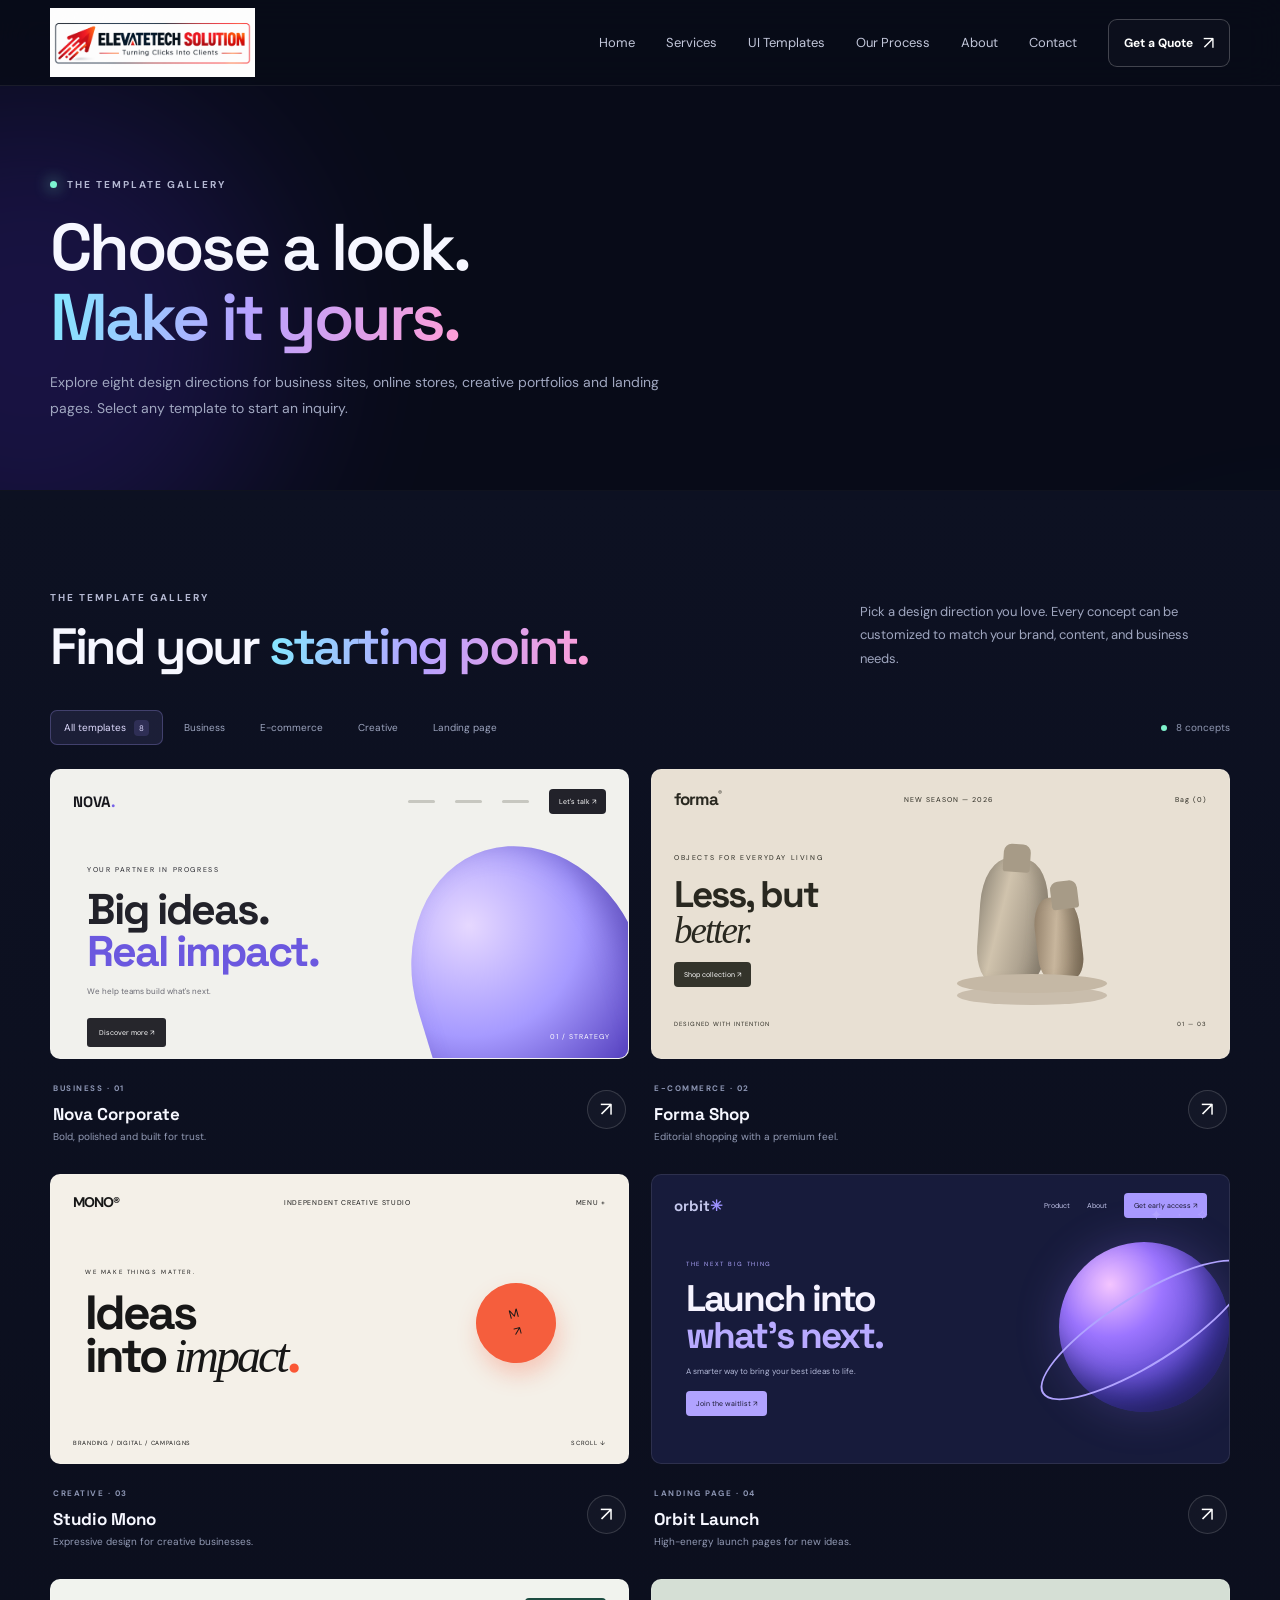
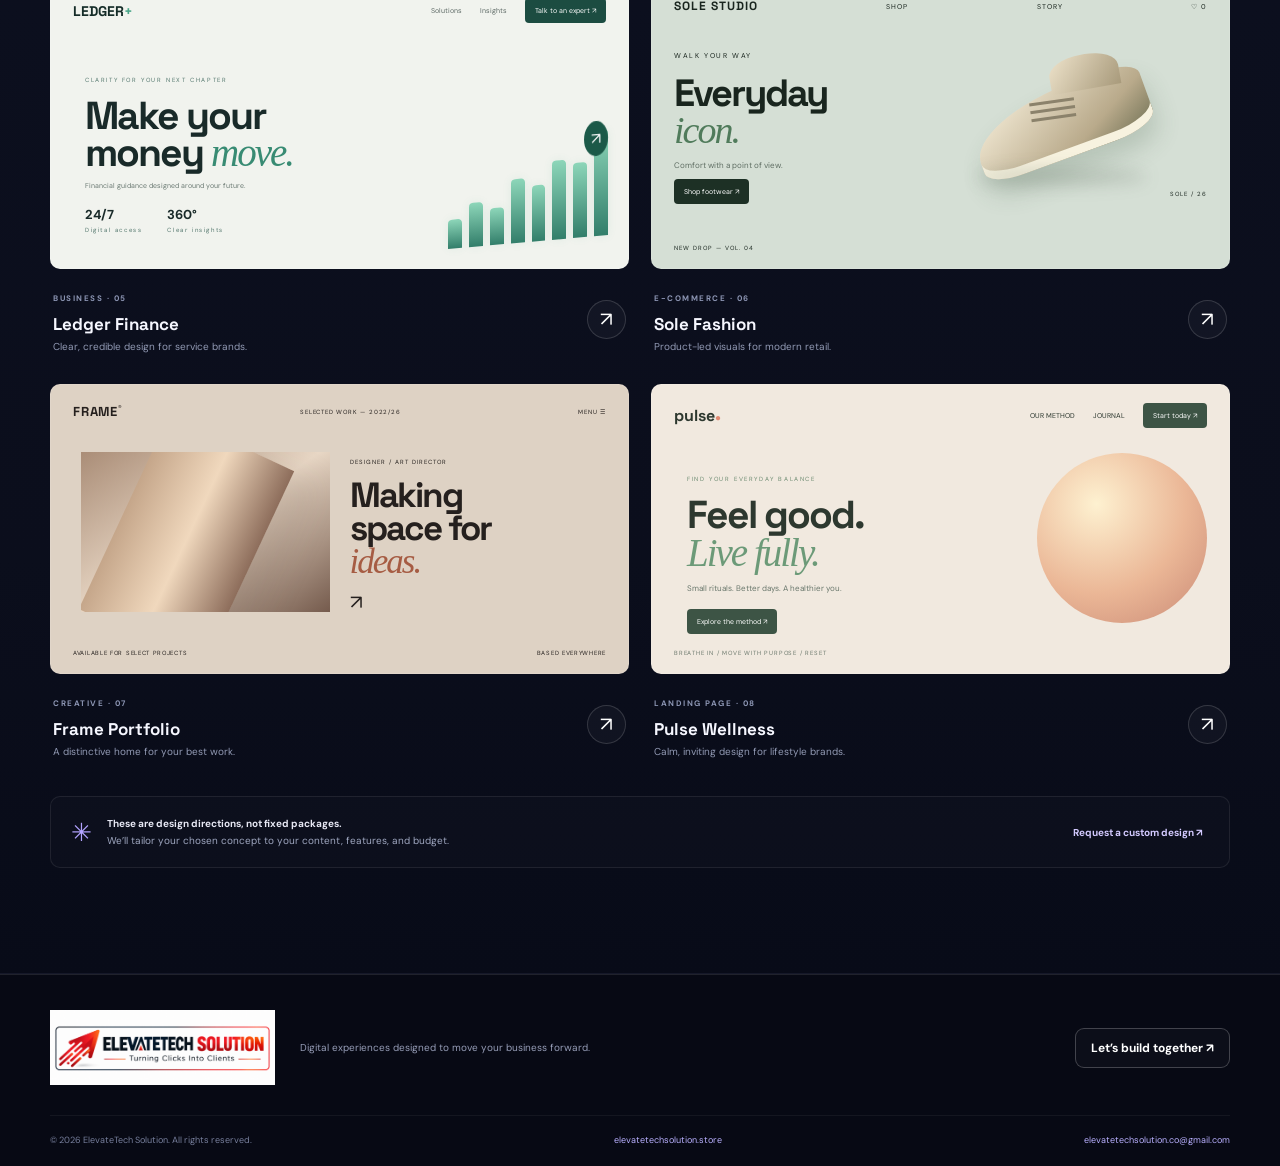
<file: ElevateTechSolution_Store/templates.html>
<!doctype html>
<html lang="en">
<head>
<meta charset="utf-8"><meta name="viewport" content="width=device-width, initial-scale=1">
<meta name="theme-color" content="#080b18">
<meta name="description" content="ElevateTech Solution builds premium responsive websites, online stores, landing pages and custom digital experiences.">
<title>UI Templates | ElevateTech Solution</title>
<link rel="preconnect" href="https://fonts.googleapis.com"><link rel="preconnect" href="https://fonts.gstatic.com" crossorigin>
<link href="https://fonts.googleapis.com/css2?family=DM+Sans:wght@400;500;600;700&family=Space+Grotesk:wght@400;500;600;700&display=swap" rel="stylesheet">
<link rel="stylesheet" href="styles.css">
</head>
<body class="protected-site">
<div class="ambient ambient-one"></div><div class="ambient ambient-two"></div>
<header class="site-header">
  <a class="brand" href="index.html" aria-label="ElevateTech Solution home"><img class="brand-logo" src="logo-landscape.png" alt="ElevateTech Solution — Turning Clicks Into Clients"></a>
  <button class="menu-toggle" id="menuToggle" aria-label="Toggle navigation" aria-expanded="false"><span></span><span></span><span></span></button>
  <nav class="nav-links" id="navLinks">
    <a href="index.html">Home</a><a href="services.html">Services</a><a href="templates.html">UI Templates</a><a href="process.html">Our Process</a><a href="about.html">About</a><a href="contact.html">Contact</a>
    <button class="button button-small button-outline" data-open-inquiry>Get a Quote <span>↗</span></button>
  </nav>
</header><main><section class="inner-hero section-wrap"><div class="eyebrow"><span class="pulse-dot"></span> THE TEMPLATE GALLERY</div><h1>Choose a look.<br><span class="gradient-text">Make it yours.</span></h1><p>Explore eight design directions for business sites, online stores, creative portfolios and landing pages. Select any template to start an inquiry.</p></section><section class="templates-section" id="templates">
      <div class="section-wrap">
        <div class="section-heading templates-heading"><div><div class="eyebrow">THE TEMPLATE GALLERY</div><h2>Find your <span class="gradient-text">starting point.</span></h2></div><p>Pick a design direction you love. Every concept can be customized to match your brand, content, and business needs.</p></div>
        <div class="gallery-toolbar"><div class="filter-list" id="filterList"><button class="filter active" data-filter="all">All templates <span>8</span></button><button class="filter" data-filter="business">Business</button><button class="filter" data-filter="store">E-commerce</button><button class="filter" data-filter="creative">Creative</button><button class="filter" data-filter="landing">Landing page</button></div><div class="gallery-count"><span class="count-dot"></span> <span id="visibleCount">8</span> concepts</div></div>
        <div class="template-grid" id="templateGrid">
          <article class="template-card" data-category="business" data-template="Nova Corporate"><div class="preview preview-nova"><div class="pv-nav"><b>NOVA<span>.</span></b><i></i><i></i><i></i><button>Let's talk ↗</button></div><div class="pv-nova-content"><small>YOUR PARTNER IN PROGRESS</small><h3>Big ideas.<br><em>Real impact.</em></h3><p>We help teams build what's next.</p><div class="pv-btn">Discover more ↗</div></div><div class="pv-blob"></div><div class="pv-badge">01 / STRATEGY</div></div><div class="template-meta"><div><span class="template-type">BUSINESS · 01</span><h3>Nova Corporate</h3><p>Bold, polished and built for trust.</p></div><button class="icon-button" aria-label="Inquire about Nova Corporate" data-template-inquiry="Nova Corporate">↗</button></div></article>
          <article class="template-card" data-category="store" data-template="Forma Shop"><div class="preview preview-forma"><div class="pv-forma-top"><b>forma<span>®</span></b><span>NEW SEASON — 2026</span><span>Bag (0)</span></div><div class="pv-forma-main"><div><small>OBJECTS FOR EVERYDAY LIVING</small><h3>Less, but<br><em>better.</em></h3><button>Shop collection ↗</button></div><div class="forma-object"><div class="forma-vase"></div><div class="forma-vase small"></div><div class="forma-platform"></div></div></div><div class="pv-forma-bottom">DESIGNED WITH INTENTION <span>01 — 03</span></div></div><div class="template-meta"><div><span class="template-type">E-COMMERCE · 02</span><h3>Forma Shop</h3><p>Editorial shopping with a premium feel.</p></div><button class="icon-button" aria-label="Inquire about Forma Shop" data-template-inquiry="Forma Shop">↗</button></div></article>
          <article class="template-card" data-category="creative" data-template="Studio Mono"><div class="preview preview-mono"><div class="pv-mono-nav"><b>MONO®</b><span>INDEPENDENT CREATIVE STUDIO</span><span>MENU +</span></div><div class="pv-mono-main"><small>WE MAKE THINGS MATTER.</small><h3>Ideas<br>into <em>impact</em><span>.</span></h3><div class="mono-circle">M<br>↗</div></div><div class="pv-mono-footer"><span>BRANDING / DIGITAL / CAMPAIGNS</span><span>SCROLL ↓</span></div></div><div class="template-meta"><div><span class="template-type">CREATIVE · 03</span><h3>Studio Mono</h3><p>Expressive design for creative businesses.</p></div><button class="icon-button" aria-label="Inquire about Studio Mono" data-template-inquiry="Studio Mono">↗</button></div></article>
          <article class="template-card" data-category="landing" data-template="Orbit Launch"><div class="preview preview-orbit"><div class="pv-orbit-nav"><b>orbit<span>✳</span></b><span>Product</span><span>About</span><button>Get early access ↗</button></div><div class="pv-orbit-main"><div class="orbit-mini">THE NEXT BIG THING</div><h3>Launch into<br><em>what's next.</em></h3><p>A smarter way to bring your best ideas to life.</p><button>Join the waitlist ↗</button></div><div class="orbit-planet"></div><div class="orbit-ring"></div><div class="orbit-stars">✦　·　✧</div></div><div class="template-meta"><div><span class="template-type">LANDING PAGE · 04</span><h3>Orbit Launch</h3><p>High-energy launch pages for new ideas.</p></div><button class="icon-button" aria-label="Inquire about Orbit Launch" data-template-inquiry="Orbit Launch">↗</button></div></article>
          <article class="template-card" data-category="business" data-template="Ledger Finance"><div class="preview preview-ledger"><div class="pv-ledger-nav"><b>LEDGER<span>+</span></b><span>Solutions</span><span>Insights</span><button>Talk to an expert ↗</button></div><div class="pv-ledger-main"><small>CLARITY FOR YOUR NEXT CHAPTER</small><h3>Make your<br>money <em>move.</em></h3><p>Financial guidance designed around your future.</p><div class="ledger-metrics"><div><b>24/7</b><small>Digital access</small></div><div><b>360°</b><small>Clear insights</small></div></div></div><div class="ledger-chart"><span></span><span></span><span></span><span></span><span></span><span></span><span></span><span></span><i>↗</i></div></div><div class="template-meta"><div><span class="template-type">BUSINESS · 05</span><h3>Ledger Finance</h3><p>Clear, credible design for service brands.</p></div><button class="icon-button" aria-label="Inquire about Ledger Finance" data-template-inquiry="Ledger Finance">↗</button></div></article>
          <article class="template-card" data-category="store" data-template="Sole Fashion"><div class="preview preview-sole"><div class="pv-sole-nav"><b>SOLE STUDIO</b><span>SHOP</span><span>STORY</span><span>♡ 0</span></div><div class="sole-split"><div><small>WALK YOUR WAY</small><h3>Everyday<br><em>icon.</em></h3><p>Comfort with a point of view.</p><button>Shop footwear ↗</button></div><div class="sole-shoe"><div class="shoe-shape"></div><div class="shoe-shadow"></div><span>SOLE / 26</span></div></div><div class="pv-sole-foot">NEW DROP — VOL. 04</div></div><div class="template-meta"><div><span class="template-type">E-COMMERCE · 06</span><h3>Sole Fashion</h3><p>Product-led visuals for modern retail.</p></div><button class="icon-button" aria-label="Inquire about Sole Fashion" data-template-inquiry="Sole Fashion">↗</button></div></article>
          <article class="template-card" data-category="creative" data-template="Frame Portfolio"><div class="preview preview-frame"><div class="pv-frame-nav"><b>FRAME<span>®</span></b><span>SELECTED WORK — 2022/26</span><span>MENU ☰</span></div><div class="frame-main"><div class="frame-block"></div><div><small>DESIGNER / ART DIRECTOR</small><h3>Making<br>space for<br><em>ideas.</em></h3><span class="frame-arrow">↗</span></div></div><div class="frame-foot"><span>AVAILABLE FOR SELECT PROJECTS</span><span>BASED EVERYWHERE</span></div></div><div class="template-meta"><div><span class="template-type">CREATIVE · 07</span><h3>Frame Portfolio</h3><p>A distinctive home for your best work.</p></div><button class="icon-button" aria-label="Inquire about Frame Portfolio" data-template-inquiry="Frame Portfolio">↗</button></div></article>
          <article class="template-card" data-category="landing" data-template="Pulse Wellness"><div class="preview preview-pulse"><div class="pv-pulse-nav"><b>pulse<span>●</span></b><span>OUR METHOD</span><span>JOURNAL</span><button>Start today ↗</button></div><div class="pulse-main"><div class="pulse-sun"></div><small>FIND YOUR EVERYDAY BALANCE</small><h3>Feel good.<br><em>Live fully.</em></h3><p>Small rituals. Better days. A healthier you.</p><button>Explore the method ↗</button></div><div class="pulse-bottom">BREATHE IN / MOVE WITH PURPOSE / RESET</div></div><div class="template-meta"><div><span class="template-type">LANDING PAGE · 08</span><h3>Pulse Wellness</h3><p>Calm, inviting design for lifestyle brands.</p></div><button class="icon-button" aria-label="Inquire about Pulse Wellness" data-template-inquiry="Pulse Wellness">↗</button></div></article>
        </div>
        <div class="gallery-note"><span class="note-star">✳</span><p><b>These are design directions, not fixed packages.</b><br>We’ll tailor your chosen concept to your content, features, and budget.</p><button class="text-link" data-open-inquiry>Request a custom design ↗</button></div>
      </div>
    </section></main><footer class="site-footer"><div class="footer-main"><a class="brand" href="index.html"><img class="brand-logo footer-logo" src="logo-landscape.png" alt="ElevateTech Solution — Turning Clicks Into Clients"></a><p>Digital experiences designed to move your business forward.</p><a class="button button-outline button-small" href="contact.html">Let’s build together ↗</a></div><div class="footer-bottom"><span>© <span id="year"></span> ElevateTech Solution. All rights reserved.</span><a href="https://elevatetechsolution.store">elevatetechsolution.store</a><a href="mailto:elevatetechsolution.co@gmail.com">elevatetechsolution.co@gmail.com</a></div></footer><div class="modal-backdrop" id="inquiryModal" aria-hidden="true">
    <section class="inquiry-modal" role="dialog" aria-modal="true" aria-labelledby="modalTitle">
      <button class="modal-close" id="modalClose" aria-label="Close inquiry form">×</button>
      <div class="modal-kicker"><span class="pulse-dot"></span> LET’S TALK ABOUT YOUR WEBSITE</div>
      <h2 id="modalTitle">Make your idea<br><span class="gradient-text">a real thing.</span></h2>
      <p class="modal-intro">Share a few details. We’ll prepare an email draft for your inquiry.</p>
      <form id="inquiryForm">
        <div class="form-row"><label>Your name<input name="name" required autocomplete="name" placeholder="Full name"></label><label>Phone / WhatsApp<input name="phone" required autocomplete="tel" placeholder="+91 00000 00000"></label></div>
        <label>Email address<input name="email" required type="email" autocomplete="email" placeholder="you@company.com"></label>
        <div class="form-row"><label>Website type<select name="type" required><option value="">Choose a type</option><option>Business website</option><option>E-commerce website</option><option>Portfolio website</option><option>Landing page</option><option>Web application</option><option>Other / not sure</option></select></label><label>Selected template<select name="template" id="templateSelect"><option value="Not selected">Choose a template (optional)</option><option>Nova Corporate</option><option>Forma Shop</option><option>Studio Mono</option><option>Orbit Launch</option><option>Ledger Finance</option><option>Sole Fashion</option><option>Frame Portfolio</option><option>Pulse Wellness</option><option>Custom design</option></select></label></div>
        <label>What do you need?<textarea name="details" rows="4" placeholder="Pages, features, references, timeline, or budget (optional)"></textarea></label>
        <button class="button button-primary submit-button" type="submit">Prepare Email Inquiry <span>↗</span></button>
        <p class="form-privacy">Submitting opens your email application with your details pre-filled. Nothing is sent automatically from this website.</p>
        <div class="form-success" id="formSuccess" role="status" hidden>Opening your email application… If it doesn’t open, email <a href="mailto:elevatetechsolution.co@gmail.com">elevatetechsolution.co@gmail.com</a>.</div>
      </form>
    </section>
  </div>
  <script src="app.js"></script><script src="protection.js"></script></body></html>
</file>
<file: ElevateTechSolution_Store/styles.css>
/* ElevateTech Solution — premium animated website */
:root{--bg:#080b18;--panel:#101426;--panel2:#141a30;--text:#f6f7ff;--muted:#a0a7c0;--line:rgba(255,255,255,.1);--violet:#9b7bff;--cyan:#59d8ff;--pink:#ff75c3;--font:'DM Sans',sans-serif;--display:'Space Grotesk',sans-serif}
*{box-sizing:border-box}html{scroll-behavior:smooth;scroll-padding-top:90px}body{margin:0;background:var(--bg);color:var(--text);font-family:var(--font);overflow-x:hidden}body.modal-open{overflow:hidden}button,input,select,textarea{font:inherit}button,a{-webkit-tap-highlight-color:transparent}a{color:inherit;text-decoration:none}button{cursor:pointer}.ambient{position:absolute;pointer-events:none;filter:blur(90px);opacity:.18;z-index:-1;border-radius:50%}.ambient-one{width:500px;height:500px;background:#6236ff;top:90px;left:-220px}.ambient-two{width:460px;height:460px;background:#007eaa;top:600px;right:-250px}.section-wrap{width:min(1180px,calc(100% - 48px));margin-inline:auto}.site-header{height:86px;padding:0 max(24px,calc((100vw - 1180px)/2));display:flex;align-items:center;justify-content:space-between;border-bottom:1px solid rgba(255,255,255,.07);position:sticky;top:0;background:rgba(8,11,24,.82);backdrop-filter:blur(18px);z-index:20}.brand{display:inline-flex;align-items:center;gap:11px;flex-shrink:0}.brand-mark{width:33px;height:33px;display:flex;align-items:end;gap:3px;transform:skew(-18deg)}.brand-mark span{display:block;width:8px;border-radius:3px;background:linear-gradient(180deg,#67e8ff,#9274ff)}.brand-mark span:nth-child(1){height:17px}.brand-mark span:nth-child(2){height:27px}.brand-mark span:nth-child(3){height:22px;background:linear-gradient(180deg,#ff8ac8,#8c75ff)}.brand-copy{font-family:var(--display);font-weight:700;font-size:14px;letter-spacing:1.1px;line-height:1.05}.brand-copy>span{color:#a997ff}.brand-copy small{display:block;font-size:8px;letter-spacing:4.4px;margin-top:4px;color:#a7aec7}.nav-links{display:flex;align-items:center;gap:31px;font-size:13px;color:#c2c7da}.nav-links>a{transition:color .2s}.nav-links>a:hover{color:#fff}.button{display:inline-flex;align-items:center;justify-content:center;gap:16px;border:1px solid transparent;border-radius:9px;padding:15px 20px;font-weight:700;font-size:13px;transition:transform .25s,box-shadow .25s,border-color .25s;white-space:nowrap}.button:hover{transform:translateY(-3px)}.button span{font-size:18px;font-weight:400}.button-small{padding:11px 15px;font-size:12px;gap:10px}.button-primary{color:#080b18;background:linear-gradient(105deg,#8cecff,#b2a0ff 55%,#ff9ad6);box-shadow:0 8px 30px #7865ff2b}.button-primary:hover{box-shadow:0 12px 38px #7865ff5c}.button-outline{border-color:rgba(255,255,255,.22);color:#fff;background:rgba(255,255,255,.025)}.button-glass{border-color:var(--line);color:#fff;background:rgba(255,255,255,.045)}.menu-toggle{display:none;background:none;border:0}.hero{min-height:650px;padding-top:91px;padding-bottom:88px;display:grid;grid-template-columns:1.03fr .97fr;align-items:center;gap:35px;position:relative}.eyebrow{font-size:10px;letter-spacing:2px;font-weight:700;color:#b4b8d2;display:flex;align-items:center;gap:10px}.pulse-dot{width:7px;height:7px;border-radius:50%;background:#7cf4d0;box-shadow:0 0 15px #7cf4d0;display:inline-block;animation:pulse 2s infinite}.hero h1,.section-heading h2,.cta-inner h2{font-family:var(--display);font-size:clamp(42px,5.2vw,66px);line-height:1.07;letter-spacing:-3.2px;margin:25px 0 20px;font-weight:600}.gradient-text{background:linear-gradient(100deg,#83e9ff 0%,#b6a2ff 48%,#ff9ed7 100%);-webkit-background-clip:text;background-clip:text;color:transparent}.hero-description{font-size:15px;line-height:1.85;color:var(--muted);max-width:500px}.hero-actions{display:flex;flex-wrap:wrap;gap:12px;margin-top:30px}.hero-proof{display:flex;align-items:center;gap:13px;margin-top:42px}.avatar-stack{display:flex;padding-left:2px}.avatar-stack i{font-style:normal;width:34px;height:34px;border:2px solid var(--bg);border-radius:50%;display:grid;place-items:center;font-size:9px;font-weight:700;margin-left:-5px;background:linear-gradient(135deg,#8d7bff,#4e9dc6)}.avatar-stack i:nth-child(2){background:linear-gradient(135deg,#fa8cc8,#8a65c5)}.avatar-stack i:nth-child(3){background:linear-gradient(135deg,#9ce8d2,#4a8b9d);color:#10232b}.hero-proof strong,.hero-proof small{display:block}.hero-proof strong{font-size:11px}.hero-proof small{color:var(--muted);font-size:10px;margin-top:5px}.hero-visual{height:460px;position:relative;display:grid;place-items:center;perspective:1100px}.browser-card{width:min(410px,88%);height:350px;position:relative;z-index:2;border:1px solid #ffffff35;border-radius:14px;overflow:hidden;background:#e8e9f3;box-shadow:0 35px 100px #0008,0 0 0 8px #ffffff05;transform:rotateY(-12deg) rotateX(5deg);animation:float 7s ease-in-out infinite;transition:transform .5s}.hero-visual:hover .browser-card{transform:rotateY(-4deg) rotateX(2deg) translateY(-6px)}.browser-top{height:32px;background:#11162a;display:flex;align-items:center;justify-content:space-between;padding:0 12px;color:#9ca3bb;font-size:8px}.browser-dots{display:flex;gap:4px}.browser-dots i{width:5px;height:5px;background:#ff7c9c;border-radius:50%}.browser-dots i:nth-child(2){background:#ffce75}.browser-dots i:nth-child(3){background:#71e3bd}.browser-menu{letter-spacing:2px}.mock-site{height:calc(100% - 32px);position:relative;overflow:hidden;background:linear-gradient(135deg,#f5f4f8,#dedff1);color:#17172a;padding:19px 23px}.mock-nav{display:flex;align-items:center;gap:17px;font-size:8px}.mock-nav b{font-family:var(--display);font-size:14px;margin-right:auto}.mock-nav b span{color:#8872ff}.mock-nav div{display:flex;gap:7px}.mock-nav i{display:block;width:20px;height:3px;border-radius:2px;background:#c0c1d1}.mock-content{position:relative;z-index:2;margin-top:44px}.mock-label{font-size:6px;letter-spacing:1.7px;color:#77788d}.mock-headline{font-family:var(--display);font-size:48px;line-height:.95;letter-spacing:-2.5px;margin-top:10px}.mock-headline em{font-style:normal;color:#8a70f5}.mock-lines{margin-top:13px}.mock-lines i{display:block;width:115px;height:3px;border-radius:4px;background:#c3c4d3;margin:5px 0}.mock-lines i:nth-child(2){width:84px}.mock-cta{margin-top:15px;display:inline-flex;gap:20px;align-items:center;background:#17172a;color:#fff;padding:9px 12px;border-radius:4px;font-size:7px}.mock-sphere{position:absolute;width:200px;height:200px;border-radius:50%;right:-18px;top:55px;background:radial-gradient(circle at 28% 25%,#fff 0,#c7b8ff 14%,#8974ee 43%,#34247a 75%);box-shadow:inset -18px -18px 35px #251e5d80,0 15px 40px #7766dd66;animation:sphere 9s ease-in-out infinite}.mock-orb{position:absolute;width:85px;height:85px;right:70px;top:70px;border-radius:50%;border:1px solid #ffffffa8;transform:rotate(-30deg) scaleY(.4);box-shadow:0 0 0 8px #ffffff10}.mock-bottom{position:absolute;bottom:13px;left:23px;right:23px;display:flex;justify-content:space-between;font-size:6px;letter-spacing:1px;color:#77788d}.orbit{position:absolute;border:1px solid #a2a4ff2a;border-radius:50%;transform:rotate(-24deg)}.orbit-a{width:450px;height:250px}.orbit-b{width:400px;height:340px;transform:rotate(50deg);border-color:#6bdfff20}.floating-chip{position:absolute;z-index:4;display:flex;align-items:center;gap:10px;padding:12px 14px;border-radius:10px;border:1px solid #ffffff20;background:rgba(20,25,47,.84);box-shadow:0 15px 35px #0004;backdrop-filter:blur(15px);animation:floatChip 5s ease-in-out infinite}.floating-chip b,.floating-chip small{display:block}.floating-chip b{font-size:10px}.floating-chip small{font-size:8px;color:#a9b0ca;margin-top:4px}.chip-icon,.sparkle{font-size:22px;color:#9f8cff}.chip-top{top:54px;right:0}.chip-bottom{bottom:47px;left:-4px;animation-delay:-2.5s}.hero-stat{position:absolute;right:2px;bottom:50px;display:flex;align-items:center;gap:10px;color:#a9b0ca;font-size:9px;line-height:1.5}.hero-stat strong{font-family:var(--display);font-size:29px;color:#d6ccff}.scroll-note{position:absolute;bottom:25px;left:0;display:flex;align-items:center;gap:11px;font-size:8px;letter-spacing:2px;color:#8b93ae}.scroll-note span{width:27px;height:1px;background:#9d8cff}.trust-strip{border-block:1px solid var(--line);padding:22px max(24px,calc((100vw - 1180px)/2));display:flex;justify-content:space-between;gap:18px;flex-wrap:wrap;color:#a2a9c2;font-size:9px;font-weight:700;letter-spacing:1.3px}.trust-strip span{color:#9c8aff;margin-right:8px;font-size:13px}.services-section,.process-section,.faq-section{padding-top:110px;padding-bottom:110px}.section-heading{display:flex;align-items:end;justify-content:space-between;gap:35px;margin-bottom:43px}.section-heading h2{font-size:clamp(36px,4.1vw,51px);letter-spacing:-2.4px;margin:16px 0 0}.section-heading>p{max-width:370px;color:var(--muted);font-size:13px;line-height:1.8;margin:0 0 4px}.service-grid{display:grid;grid-template-columns:repeat(4,1fr);gap:15px}.service-card{padding:25px 21px 23px;min-height:250px;position:relative;overflow:hidden;border:1px solid var(--line);border-radius:12px;background:linear-gradient(145deg,#12172b,#0c1020);transition:transform .3s,border-color .3s}.service-card:hover{transform:translateY(-7px);border-color:#9c8aff66}.card-glow{position:absolute;width:140px;height:140px;right:-90px;top:-90px;border-radius:50%;filter:blur(30px);background:#8d76ff;opacity:0;transition:opacity .3s}.service-card:hover .card-glow{opacity:.35}.service-icon{height:42px;width:42px;border-radius:11px;display:grid;place-items:center;font-size:22px;margin-bottom:25px}.purple{color:#c0b2ff;background:#8e75ff20}.blue{color:#7de4ff;background:#5bcfff18}.orange{color:#ffb99a;background:#ff9b6e18}.mint{color:#7ef1cb;background:#64e5bc18}.service-number,.template-type{font-size:8px;letter-spacing:1.5px;color:#8d96b4;font-weight:700}.service-card h3{font-family:var(--display);font-size:17px;margin:11px 0}.service-card p{font-size:11px;line-height:1.75;color:var(--muted);min-height:58px}.service-card a{font-size:10px;font-weight:700;color:#d6ccff;display:inline-flex;gap:13px;margin-top:7px}.templates-section{padding:100px 0 105px;background:linear-gradient(180deg,#0d1122,#0b0e1c 80%,#080b18);border-block:1px solid #ffffff08}.templates-heading{margin-bottom:36px}.gallery-toolbar{display:flex;justify-content:space-between;align-items:center;gap:15px;margin-bottom:24px}.filter-list{display:flex;gap:7px;flex-wrap:wrap}.filter{background:transparent;border:1px solid transparent;color:#9da5bf;border-radius:7px;padding:10px 13px;font-size:10px;transition:all .2s}.filter:hover{color:#fff;border-color:#ffffff20}.filter.active{background:#aaa0ff1a;color:#e0dcff;border-color:#a99aff45}.filter span{font-size:8px;background:#9c8aff27;padding:3px 5px;border-radius:4px;margin-left:5px}.gallery-count{font-size:10px;color:#929ab4;white-space:nowrap}.count-dot{display:inline-block;width:6px;height:6px;background:#7ef1cb;border-radius:50%;margin-right:6px}.template-grid{display:grid;grid-template-columns:repeat(2,1fr);gap:31px 22px}.template-card{min-width:0;animation:fadeUp .45s both}.template-card[hidden]{display:none}.preview{height:290px;position:relative;overflow:hidden;border-radius:10px;border:1px solid #ffffff18;transition:transform .35s,box-shadow .35s;isolation:isolate}.template-card:hover .preview{transform:translateY(-4px);box-shadow:0 20px 45px #0004}.template-meta{display:flex;justify-content:space-between;align-items:center;padding:16px 3px 0}.template-meta h3{font-family:var(--display);font-size:17px;margin:7px 0 5px}.template-meta p{font-size:10px;color:#929ab4;margin:0}.icon-button{height:39px;width:39px;border-radius:50%;border:1px solid #ffffff26;background:#ffffff08;color:#fff;font-size:20px;transition:all .25s;flex-shrink:0}.icon-button:hover{background:#b0a0ff;color:#0b0e1c;transform:rotate(45deg)}.preview button{font-family:var(--font);cursor:default}.preview-nova{background:#f1f1ed;color:#22222a;padding:19px 22px;font-family:var(--font)}.pv-nav{display:flex;align-items:center;gap:20px;font-size:8px;color:#56565d}.pv-nav b{font-family:var(--display);font-size:15px;margin-right:auto;color:#17171d}.pv-nav b span{color:#7662e8}.pv-nav>i{width:27px;height:3px;background:#c7c7c0;border-radius:2px}.pv-nav button,.pv-forma-main button,.pv-orbit-nav button,.pv-orbit-main button,.pv-ledger-nav button,.sole-split button,.pv-pulse-nav button,.pulse-main button{border:0;border-radius:4px;padding:8px 10px;font-size:7px;background:#22222a;color:#fff}.pv-nova-content{position:relative;z-index:2;margin:42px 0 0 14px}.pv-nova-content small,.pv-forma-main small,.pv-orbit-main .orbit-mini,.pv-ledger-main small,.sole-split small,.pv-mono-main small,.pulse-main small{font-size:7px;letter-spacing:1.6px}.pv-nova-content h3{font-family:var(--display);font-size:43px;line-height:.98;letter-spacing:-2px;margin:12px 0}.pv-nova-content h3 em{font-style:normal;color:#6b58df}.pv-nova-content p{font-size:8px;color:#6b6b74}.pv-btn{font-size:7px;margin-top:14px;background:#26262c;color:white;display:inline-block;padding:10px 12px;border-radius:3px}.pv-blob{position:absolute;right:-17px;bottom:-65px;width:230px;height:280px;border-radius:48% 52% 0 0;background:radial-gradient(circle at 32% 24%,#e6d8ff,#a69aff 42%,#5c48c4 75%);transform:rotate(-17deg);box-shadow:inset -15px -10px 30px #4a3da577}.pv-badge{position:absolute;bottom:17px;right:18px;font-size:7px;letter-spacing:1px;color:#fff;z-index:2}.preview-forma{background:#e8e0d3;color:#292820;padding:18px 22px}.pv-forma-top{display:flex;align-items:center;justify-content:space-between;font-size:7px;letter-spacing:1px}.pv-forma-top b{font-family:var(--display);font-size:17px;letter-spacing:-1px}.pv-forma-top b span{font-size:8px;vertical-align:top}.pv-forma-main{display:grid;grid-template-columns:1fr 1fr;align-items:center;height:210px;position:relative}.pv-forma-main h3{font-family:var(--display);font-size:37px;line-height:.98;letter-spacing:-2px;margin:12px 0}.pv-forma-main h3 em{font-family:Georgia,serif;font-weight:400}.pv-forma-main button{background:#34342b}.forma-object{height:190px;position:relative}.forma-vase{position:absolute;bottom:26px;left:38px;width:68px;height:125px;border-radius:37% 37% 28% 28%;background:linear-gradient(100deg,#8d8576,#d0c3ad 35%,#8e8475);box-shadow:inset -10px 0 12px #5b514544;transform:rotate(4deg)}.forma-vase:before{content:"";position:absolute;top:-15px;left:20px;width:27px;height:28px;border-radius:8px 8px 3px 3px;background:#a79b87}.forma-vase.small{left:95px;bottom:30px;width:45px;height:83px;background:linear-gradient(100deg,#8b7963,#c8b69d 45%,#796852);transform:rotate(-7deg)}.forma-platform{position:absolute;bottom:17px;left:16px;width:150px;height:19px;border-radius:50%;background:#c5b8a5;box-shadow:0 12px 0 #c9bdac}.pv-forma-bottom{display:flex;justify-content:space-between;font-size:6px;letter-spacing:1px}.preview-mono{background:#f4f0e8;color:#171717;padding:18px 22px}.pv-mono-nav{display:flex;justify-content:space-between;align-items:center;font-size:7px;letter-spacing:.7px}.pv-mono-nav b{font-size:14px;letter-spacing:-1px}.pv-mono-main{margin:47px 0 0 12px;position:relative}.pv-mono-main small{font-size:6px}.pv-mono-main h3{font-family:var(--display);font-size:48px;line-height:.9;letter-spacing:-3px;margin:12px 0}.pv-mono-main h3 em{font-family:Georgia,serif;font-weight:400}.pv-mono-main h3 span{color:#fa5735}.mono-circle{position:absolute;right:50px;top:25px;width:80px;height:80px;border-radius:50%;background:#f55e3d;display:grid;place-content:center;text-align:center;font-size:12px;line-height:1.4;transform:rotate(-15deg);box-shadow:0 12px 22px #fa573544}.pv-mono-footer{position:absolute;bottom:16px;left:22px;right:22px;display:flex;justify-content:space-between;font-size:6px;letter-spacing:.7px}.preview-orbit{background:#171b3b;color:#f6f3ff;padding:18px 22px}.pv-orbit-nav{display:flex;align-items:center;gap:17px;font-size:7px;color:#c5c8ed}.pv-orbit-nav b{font-family:var(--display);font-size:15px;margin-right:auto}.pv-orbit-nav b span{color:#9c91ff}.pv-orbit-nav button{background:#a99aff;color:#17162c}.pv-orbit-main{position:relative;z-index:3;margin:42px 0 0 12px}.pv-orbit-main .orbit-mini{color:#b0a7ff;font-size:6px}.pv-orbit-main h3{font-family:var(--display);font-size:37px;line-height:1;letter-spacing:-2px;margin:12px 0}.pv-orbit-main h3 em{font-style:normal;color:#b8aaff}.pv-orbit-main p{font-size:8px;color:#b4bad9}.pv-orbit-main button{background:#b1a3ff;color:#16172d;margin-top:7px}.orbit-planet{position:absolute;width:170px;height:170px;right:0;top:67px;border-radius:50%;background:radial-gradient(circle at 30% 25%,#f4c5ff,#9c75ff 30%,#5243c5 67%,#292665);box-shadow:inset -15px -20px 30px #10133d99,0 0 45px #9477ff3b}.orbit-ring{position:absolute;width:240px;height:70px;border:2px solid #b1a3ff;right:-35px;top:120px;border-radius:50%;transform:rotate(-32deg);z-index:2}.orbit-stars{position:absolute;right:20px;top:30px;color:#b2a3ff;font-size:15px}.preview-ledger{background:#f1f3ee;color:#192a29;padding:18px 22px}.pv-ledger-nav{display:flex;align-items:center;gap:18px;font-size:7px;color:#5e6a66}.pv-ledger-nav b{font-family:var(--display);font-size:14px;margin-right:auto;color:#152c28}.pv-ledger-nav b span{color:#4ba78a}.pv-ledger-nav button{background:#1c4c41}.pv-ledger-main{margin:43px 0 0 12px;position:relative;z-index:2}.pv-ledger-main small{font-size:6px;color:#53776d}.pv-ledger-main h3{font-family:var(--display);font-size:39px;line-height:.95;letter-spacing:-2px;margin:10px 0}.pv-ledger-main h3 em{font-family:Georgia,serif;color:#388b73;font-weight:400}.pv-ledger-main p{font-size:7px;color:#6a7972}.ledger-metrics{display:flex;gap:25px;margin-top:16px}.ledger-metrics b,.ledger-metrics small{display:block}.ledger-metrics b{font-size:13px}.ledger-metrics small{font-size:6px;margin-top:3px}.ledger-chart{position:absolute;right:20px;bottom:26px;width:160px;height:115px;display:flex;align-items:end;gap:7px;transform:skewY(-5deg)}.ledger-chart span{flex:1;background:linear-gradient(180deg,#8dd6b9,#327e6a);border-radius:4px 4px 0 0;box-shadow:0 0 10px #3d9d7c18}.ledger-chart span:nth-child(1){height:25%}.ledger-chart span:nth-child(2){height:38%}.ledger-chart span:nth-child(3){height:32%}.ledger-chart span:nth-child(4){height:56%}.ledger-chart span:nth-child(5){height:49%}.ledger-chart span:nth-child(6){height:69%}.ledger-chart span:nth-child(7){height:65%}.ledger-chart span:nth-child(8){height:92%}.ledger-chart i{position:absolute;top:0;right:0;font-style:normal;background:#1b5948;color:#fff;border-radius:50%;padding:7px}.preview-sole{background:#d5dfd5;color:#19251e;padding:18px 22px}.pv-sole-nav{display:flex;align-items:center;justify-content:space-between;font-size:7px;letter-spacing:1px}.pv-sole-nav b{font-family:var(--display);font-size:12px}.sole-split{display:grid;grid-template-columns:1fr 1.2fr;align-items:center;height:218px}.sole-split h3{font-family:var(--display);font-size:38px;line-height:.96;letter-spacing:-2px;margin:12px 0}.sole-split h3 em{font-family:Georgia,serif;font-weight:400;color:#507b5b}.sole-split p{font-size:8px;color:#5f6e63}.sole-split button{background:#1d3025}.sole-shoe{height:170px;position:relative;display:grid;place-items:center}.shoe-shape{width:180px;height:70px;border-radius:65% 20% 25% 20%;background:linear-gradient(150deg,#f8f0dc,#b9aa8b 68%,#6c6d51);transform:rotate(-20deg);box-shadow:inset 0 -9px 0 #f7f2df,0 15px 24px #3e594133;position:relative}.shoe-shape:before{content:"";position:absolute;width:70px;height:35px;right:17px;top:-23px;border-radius:50% 45% 0 0;background:linear-gradient(130deg,#eee3cb,#a89a7b);transform:rotate(10deg)}.shoe-shape:after{content:"";position:absolute;left:65px;top:10px;width:45px;height:3px;background:#8b826b;box-shadow:0 8px 0 #8b826b,0 16px 0 #8b826b;transform:rotate(12deg)}.shoe-shadow{position:absolute;bottom:22px;width:170px;height:18px;background:#4a5b4b30;border-radius:50%;filter:blur(8px)}.sole-shoe span{position:absolute;bottom:10px;right:0;font-size:6px;letter-spacing:1px}.pv-sole-foot{position:absolute;bottom:16px;left:22px;font-size:6px;letter-spacing:1px}.preview-frame{background:#ded2c4;color:#25201e;padding:18px 22px}.pv-frame-nav{display:flex;justify-content:space-between;align-items:center;font-size:6px;letter-spacing:.8px}.pv-frame-nav b{font-family:var(--display);font-size:13px}.pv-frame-nav b span{font-size:7px;vertical-align:top}.frame-main{display:grid;grid-template-columns:1fr 1fr;gap:20px;align-items:center;margin:28px 8px 0}.frame-block{height:160px;background:linear-gradient(145deg,#aa8d77,#e8d7c5 50%,#755b4d);position:relative;overflow:hidden}.frame-block:before{content:"";position:absolute;left:15%;top:-12%;height:135%;width:55%;background:linear-gradient(90deg,#c5a68a,#f0d8bd,#8d6d5b);transform:rotate(25deg);box-shadow:30px 0 30px #3d2a201c}.frame-main small{font-size:6px;letter-spacing:1px}.frame-main h3{font-family:var(--display);font-size:35px;line-height:.94;letter-spacing:-2px;margin:10px 0}.frame-main h3 em{font-family:Georgia,serif;font-weight:400;color:#a65c43}.frame-arrow{font-size:20px}.frame-foot{position:absolute;bottom:16px;left:22px;right:22px;display:flex;justify-content:space-between;font-size:6px;letter-spacing:.7px}.preview-pulse{background:#f1e9df;color:#2d382f;padding:18px 22px}.pv-pulse-nav{display:flex;align-items:center;gap:18px;font-size:7px}.pv-pulse-nav b{font-family:var(--display);font-size:16px;margin-right:auto}.pv-pulse-nav b span{color:#e28b73;font-size:10px}.pv-pulse-nav button{background:#3d5445}.pulse-main{position:relative;z-index:2;margin:37px 0 0 13px}.pulse-main small{font-size:6px;color:#6b8a70}.pulse-main h3{font-family:var(--display);font-size:39px;line-height:.98;letter-spacing:-2px;margin:10px 0}.pulse-main h3 em{font-family:Georgia,serif;color:#6c9a78;font-weight:400}.pulse-main p{font-size:8px;color:#69776c}.pulse-main button{background:#3d5445;margin-top:8px}.pulse-sun{position:absolute;z-index:-1;width:170px;height:170px;right:0;top:-12px;border-radius:50%;background:radial-gradient(circle at 35% 30%,#fff2cf,#eab18e 55%,#c47e69);opacity:.9}.pulse-bottom{position:absolute;bottom:16px;left:22px;font-size:6px;letter-spacing:.8px;color:#6b786c}.gallery-note{display:flex;align-items:center;gap:15px;margin-top:38px;padding:18px 20px;border:1px solid #ffffff14;border-radius:10px;background:#ffffff04}.note-star{font-size:25px;color:#b2a3ff}.gallery-note p{font-size:10px;line-height:1.7;color:#9fa7c0;margin:0 auto 0 0}.gallery-note p b{color:#e8e9f5}.text-link{border:0;background:none;color:#d3caff;font-size:10px;font-weight:700;white-space:nowrap}.process-section{padding-top:108px}.process-grid{display:grid;grid-template-columns:repeat(4,1fr);gap:18px}.process-grid article{padding:23px 20px;border-top:1px solid #ffffff22;position:relative}.process-no{font-family:var(--display);font-size:10px;color:#8f82e9;letter-spacing:1px}.process-icon{font-size:26px;color:#b3a7ff;margin:24px 0 17px}.process-grid h3{font-family:var(--display);font-size:16px}.process-grid p{font-size:11px;line-height:1.8;color:var(--muted)}.cta-section{margin:10px auto 0;width:min(1180px,calc(100% - 48px));position:relative;overflow:hidden;border:1px solid #a89aff2b;border-radius:20px;background:radial-gradient(ellipse at 50% 120%,#5e4bb04a,transparent 60%),linear-gradient(120deg,#11172c,#17122b);text-align:center;padding:76px 25px}.cta-inner{position:relative;z-index:2}.cta-inner .eyebrow{justify-content:center}.cta-inner h2{font-size:clamp(38px,5vw,57px);margin:21px 0 16px}.cta-inner p{font-size:12px;color:#a6adc4;margin:0 0 27px}.cta-inner>small{display:block;color:#858da9;font-size:9px;margin-top:16px}.cta-orb{position:absolute;width:350px;height:350px;top:-270px;left:calc(50% - 175px);border-radius:50%;background:#9b7bff;filter:blur(90px);opacity:.2}.faq-section{padding-top:110px;padding-bottom:105px}.faq-list{max-width:800px;margin-left:auto;border-top:1px solid var(--line)}.faq-list details{border-bottom:1px solid var(--line);padding:21px 0}.faq-list summary{list-style:none;display:flex;align-items:center;justify-content:space-between;gap:20px;font-size:13px;font-weight:600;cursor:pointer}.faq-list summary::-webkit-details-marker{display:none}.faq-list summary span{font-size:22px;color:#b6a7ff;transition:transform .2s}.faq-list details[open] summary span{transform:rotate(45deg)}.faq-list details p{max-width:700px;font-size:12px;line-height:1.8;color:var(--muted);margin:14px 35px 0 0}.site-footer{border-top:1px solid var(--line);padding:35px max(24px,calc((100vw - 1180px)/2)) 20px;background:#070914}.footer-main{display:flex;align-items:center;gap:25px;padding-bottom:30px}.footer-main p{font-size:10px;color:#969db7;margin-right:auto}.footer-bottom{display:flex;align-items:center;justify-content:space-between;gap:15px;border-top:1px solid #ffffff0d;padding-top:18px;color:#777f9c;font-size:9px}.footer-bottom a{color:#b9b0ff}.modal-backdrop{position:fixed;inset:0;background:#03040bcc;backdrop-filter:blur(12px);z-index:50;display:none;align-items:center;justify-content:center;padding:22px;overflow-y:auto}.modal-backdrop.open{display:flex;animation:fadeIn .2s}.inquiry-modal{width:min(650px,100%);max-height:calc(100vh - 44px);overflow-y:auto;position:relative;background:linear-gradient(145deg,#151a31,#0d1121);border:1px solid #ffffff1c;border-radius:18px;padding:32px;box-shadow:0 30px 100px #0009;animation:modalIn .25s}.modal-close{position:absolute;right:20px;top:18px;width:34px;height:34px;border-radius:50%;background:#ffffff0a;border:1px solid #ffffff1c;color:white;font-size:24px;line-height:1}.modal-kicker{display:flex;align-items:center;gap:8px;font-size:8px;letter-spacing:1.6px;color:#aab1cb}.inquiry-modal h2{font-family:var(--display);font-size:36px;letter-spacing:-1.6px;line-height:1.05;margin:16px 0 10px}.modal-intro{font-size:11px;color:#9da5bf;margin:0 0 23px}.inquiry-modal form{display:grid;gap:13px}.inquiry-modal label{display:grid;gap:7px;font-size:10px;color:#c5cbe0;font-weight:600}.form-row{display:grid;grid-template-columns:1fr 1fr;gap:12px}.inquiry-modal input,.inquiry-modal select,.inquiry-modal textarea{width:100%;background:#090d1c;border:1px solid #ffffff19;border-radius:7px;padding:12px 11px;color:#f7f7ff;font-size:11px;outline:none;transition:border-color .2s}.inquiry-modal input:focus,.inquiry-modal select:focus,.inquiry-modal textarea:focus{border-color:#a99aff}.inquiry-modal input::placeholder,.inquiry-modal textarea::placeholder{color:#68718e}.inquiry-modal select{appearance:auto}.inquiry-modal textarea{resize:vertical;min-height:85px}.submit-button{width:100%;margin-top:3px}.form-privacy{font-size:9px;line-height:1.6;color:#8189a4;margin:0}.form-success{font-size:10px;color:#93f2ce;line-height:1.7}.form-success a{color:#c2b8ff;text-decoration:underline}@keyframes pulse{50%{box-shadow:0 0 3px #7cf4d0;opacity:.55}}@keyframes float{0%,100%{transform:rotateY(-12deg) rotateX(5deg) translateY(0)}50%{transform:rotateY(-9deg) rotateX(3deg) translateY(-10px)}}@keyframes floatChip{0%,100%{transform:translateY(0)}50%{transform:translateY(-10px)}}@keyframes sphere{0%,100%{transform:translateY(0) rotate(0)}50%{transform:translateY(-7px) rotate(7deg)}}@keyframes fadeUp{from{opacity:0;transform:translateY(10px)}to{opacity:1;transform:translateY(0)}}@keyframes fadeIn{from{opacity:0}to{opacity:1}}@keyframes modalIn{from{opacity:0;transform:translateY(12px) scale(.98)}to{opacity:1;transform:translateY(0) scale(1)}}@media(min-width:1400px){.hero{min-height:720px}.hero-visual{transform:scale(1.05)}}@media(max-width:900px){.nav-links{gap:17px}.hero{padding-top:70px;grid-template-columns:1fr 1fr;gap:15px}.hero h1{font-size:51px}.hero-visual{transform:scale(.92);margin-inline:-15px}.service-grid{grid-template-columns:repeat(2,1fr)}.service-card{min-height:225px}.preview{height:250px}.pv-nova-content{margin-top:27px}.pv-nova-content h3{font-size:36px}.pv-forma-main{height:175px}.pv-forma-main h3{font-size:31px}.forma-object{transform:scale(.82);transform-origin:center}.pv-mono-main{margin-top:33px}.pv-mono-main h3{font-size:41px}.mono-circle{right:10px;width:65px;height:65px}.pv-orbit-main{margin-top:30px}.pv-orbit-main h3{font-size:32px}.orbit-planet{width:140px;height:140px;top:75px}.orbit-ring{width:195px;top:120px}.pv-ledger-main{margin-top:30px}.pv-ledger-main h3{font-size:34px}.ledger-chart{width:130px;right:12px}.sole-split h3{font-size:32px}.shoe-shape{transform:scale(.85) rotate(-20deg)}.frame-main h3{font-size:29px}.pulse-main{margin-top:28px}.pulse-main h3{font-size:34px}.section-heading>p{max-width:300px}}@media(max-width:680px){.section-wrap{width:calc(100% - 36px)}.site-header{height:72px;padding:0 18px}.menu-toggle{display:flex;flex-direction:column;gap:5px;padding:10px}.menu-toggle span{width:22px;height:2px;background:#fff;border-radius:2px}.nav-links{display:none;position:absolute;top:71px;left:0;right:0;padding:18px;background:#0c1020;border-bottom:1px solid var(--line);flex-direction:column;align-items:stretch;gap:0}.nav-links.open{display:flex}.nav-links>a{padding:13px 7px;border-bottom:1px solid #ffffff0b}.nav-links .button{margin-top:12px}.hero{display:flex;flex-direction:column;align-items:stretch;gap:0;padding-top:57px;padding-bottom:70px}.hero h1{font-size:clamp(42px,10vw,57px);letter-spacing:-2.7px;margin-top:21px}.hero-description{font-size:13px}.hero-actions{gap:9px}.hero-actions .button{padding:13px 14px;font-size:11px}.hero-proof{margin-top:28px}.hero-visual{height:370px;transform:none;margin:20px -10px 0}.browser-card{width:min(370px,86%);height:310px}.mock-content{margin-top:34px}.mock-headline{font-size:41px}.mock-sphere{width:160px;height:160px}.chip-top{right:0;top:24px}.chip-bottom{left:0;bottom:22px}.floating-chip{padding:9px 10px}.floating-chip b{font-size:9px}.floating-chip small{font-size:7px}.hero-stat{right:0;bottom:17px}.orbit-a{width:350px}.orbit-b{width:330px}.scroll-note{bottom:18px;font-size:7px}.trust-strip{padding:18px;gap:15px;justify-content:flex-start;font-size:8px}.trust-strip>div{width:calc(50% - 8px)}.services-section,.process-section,.faq-section{padding-top:75px;padding-bottom:75px}.section-heading{display:block;margin-bottom:29px}.section-heading h2{font-size:38px;letter-spacing:-1.9px}.section-heading>p{font-size:12px;margin-top:18px}.service-grid{grid-template-columns:1fr 1fr;gap:10px}.service-card{padding:17px 14px;min-height:242px}.service-icon{height:36px;width:36px;margin-bottom:18px}.service-card h3{font-size:15px}.service-card p{font-size:10px;min-height:72px}.service-card a{font-size:9px}.templates-section{padding:75px 0}.gallery-toolbar{display:block}.filter-list{gap:5px}.filter{padding:9px 10px;font-size:9px}.gallery-count{margin-top:14px}.template-grid{grid-template-columns:1fr;gap:27px}.preview{height:clamp(230px,66vw,310px)}.pv-nova-content{margin-top:clamp(28px,9vw,48px)}.pv-nova-content h3{font-size:clamp(38px,11vw,49px)}.pv-forma-main{height:clamp(170px,50vw,215px)}.pv-forma-main h3{font-size:clamp(32px,9vw,42px)}.forma-object{transform:scale(.95)}.pv-mono-main{margin-top:clamp(32px,10vw,50px)}.pv-mono-main h3{font-size:clamp(43px,12vw,52px)}.mono-circle{right:10%;width:75px;height:75px}.pv-orbit-main{margin-top:clamp(30px,9vw,45px)}.pv-orbit-main h3{font-size:clamp(34px,10vw,42px)}.orbit-planet{width:45%;height:auto;aspect-ratio:1;top:25%}.orbit-ring{width:60%;top:43%}.pv-ledger-main{margin-top:clamp(32px,9vw,47px)}.pv-ledger-main h3{font-size:clamp(35px,10vw,43px)}.ledger-chart{width:42%;height:40%;bottom:10%}.sole-split{height:clamp(175px,50vw,215px)}.sole-split h3{font-size:clamp(34px,10vw,42px)}.shoe-shape{width:160px;max-width:100%;transform:scale(.8) rotate(-20deg)}.frame-main{margin-top:clamp(25px,8vw,38px)}.frame-block{height:clamp(135px,42vw,170px)}.frame-main h3{font-size:clamp(29px,8.5vw,36px)}.pulse-main{margin-top:clamp(29px,9vw,45px)}.pulse-main h3{font-size:clamp(35px,10vw,43px)}.gallery-note{align-items:flex-start;flex-wrap:wrap;padding:15px}.gallery-note p{width:calc(100% - 50px)}.text-link{margin-left:40px}.process-grid{grid-template-columns:1fr 1fr;gap:10px}.process-grid article{padding:18px 13px}.process-icon{margin:16px 0 12px}.process-grid h3{font-size:14px}.process-grid p{font-size:10px}.cta-section{width:calc(100% - 36px);padding:58px 18px}.cta-inner h2{font-size:39px;letter-spacing:-2px}.cta-inner p{line-height:1.7}.faq-list{margin-left:0}.faq-list summary{font-size:12px}.footer-main{flex-wrap:wrap;gap:15px}.footer-main p{width:100%;order:3;margin:0}.footer-bottom{align-items:flex-start;flex-direction:column;gap:10px}.inquiry-modal{padding:27px 20px}.inquiry-modal h2{font-size:32px}.form-row{grid-template-columns:1fr;gap:13px}.modal-close{right:14px;top:13px}}@media(prefers-reduced-motion:reduce){*,*::before,*::after{scroll-behavior:auto!important;animation-duration:.01ms!important;animation-iteration-count:1!important;transition-duration:.01ms!important}}

/* Supplied official logo */
.brand-logo{display:block;width:205px;max-width:31vw;height:auto;object-fit:contain}
.footer-logo{width:225px;max-width:60vw}
@media(max-width:680px){.brand-logo{width:178px;max-width:62vw}.footer-logo{width:210px;max-width:80vw}}

/* Multi-page additions */
.brand-logo{display:block;width:205px;max-width:31vw;height:auto;object-fit:contain}
.footer-logo{width:225px;max-width:60vw}
.inner-hero{padding-top:92px;padding-bottom:54px;min-height:340px}
.inner-hero h1{font-family:var(--display);font-size:clamp(43px,5.5vw,66px);line-height:1.06;letter-spacing:-3px;margin:22px 0 17px;font-weight:600}
.inner-hero>p{max-width:650px;color:var(--muted);font-size:14px;line-height:1.85}
.home-intro{padding-top:82px;padding-bottom:100px}
.home-link-grid{display:grid;grid-template-columns:repeat(4,1fr);gap:12px}
.home-link-grid a{display:grid;grid-template-columns:1fr auto;gap:12px;padding:22px;border:1px solid var(--line);border-radius:10px;background:#ffffff04;transition:transform .2s,border-color .2s}
.home-link-grid a:hover{transform:translateY(-4px);border-color:#a99aff66}
.home-link-grid a span{grid-column:1/-1;color:#a99aff;font-size:10px;letter-spacing:1px}
.home-link-grid a b{font-size:12px}
.home-link-grid a i{font-style:normal;color:#b7a7ff;font-size:17px}
.process-extra,.about-values{padding-top:55px;padding-bottom:95px}
.expect-grid{display:grid;grid-template-columns:repeat(3,1fr);gap:15px}
.expect-grid article{border:1px solid var(--line);border-radius:12px;padding:25px;background:linear-gradient(145deg,#12172b,#0c1020)}
.expect-grid h3{font-family:var(--display);font-size:17px}
.expect-grid b{font-family:var(--display);font-size:16px}
.expect-grid p{font-size:11px;color:var(--muted);line-height:1.8}
.contact-layout{display:grid;grid-template-columns:.85fr 1.15fr;gap:25px;padding-bottom:105px;align-items:start}
.contact-info{display:grid;gap:13px}
.contact-info-card,.contact-form-card{border:1px solid var(--line);border-radius:13px;background:linear-gradient(145deg,#12172b,#0c1020);padding:24px}
.contact-info-card h3,.contact-form-card h2{font-family:var(--display)}
.contact-info-card h3{font-size:16px;margin:14px 0 8px}
.contact-info-card p,.contact-form-card>p{font-size:11px;line-height:1.8;color:var(--muted)}
.contact-info-card a{font-size:11px;color:#c4baff;overflow-wrap:anywhere}
.contact-form-card h2{font-size:27px;margin:14px 0 8px}
.contact-form-card form{display:grid;gap:13px;margin-top:20px}
.contact-form-card label{display:grid;gap:7px;font-size:10px;color:#c5cbe0;font-weight:600}
.contact-form-card input,.contact-form-card select,.contact-form-card textarea{width:100%;background:#090d1c;border:1px solid #ffffff19;border-radius:7px;padding:12px 11px;color:#f7f7ff;font-size:11px;outline:none}
.contact-form-card input:focus,.contact-form-card select:focus,.contact-form-card textarea:focus{border-color:#a99aff}
.contact-form-card input::placeholder,.contact-form-card textarea::placeholder{color:#68718e}
.contact-form-card textarea{resize:vertical}
.protection-notice{position:fixed;z-index:9999;left:50%;bottom:22px;transform:translate(-50%,20px);opacity:0;pointer-events:none;max-width:calc(100% - 30px);padding:12px 16px;background:#181d32;border:1px solid #b0a2ff66;color:#f5f2ff;border-radius:9px;font-size:11px;box-shadow:0 10px 35px #0008;transition:opacity .2s,transform .2s}
.protection-notice.visible{opacity:1;transform:translate(-50%,0)}
@media(max-width:900px){.home-link-grid{grid-template-columns:repeat(2,1fr)}.contact-layout{grid-template-columns:1fr 1fr}}
@media(max-width:680px){.brand-logo{width:178px;max-width:62vw}.footer-logo{width:210px;max-width:80vw}.inner-hero{padding-top:60px;padding-bottom:30px;min-height:0}.inner-hero h1{font-size:clamp(39px,10vw,53px);letter-spacing:-2.4px}.inner-hero>p{font-size:12px}.home-intro{padding-top:60px;padding-bottom:70px}.home-link-grid{grid-template-columns:1fr 1fr;gap:9px}.home-link-grid a{padding:16px}.home-link-grid a b{font-size:10px}.expect-grid{grid-template-columns:1fr}.process-extra,.about-values{padding-top:35px;padding-bottom:65px}.contact-layout{grid-template-columns:1fr;padding-bottom:70px}.contact-form-card,.contact-info-card{padding:19px}.contact-form-card h2{font-size:24px}}
</file>
